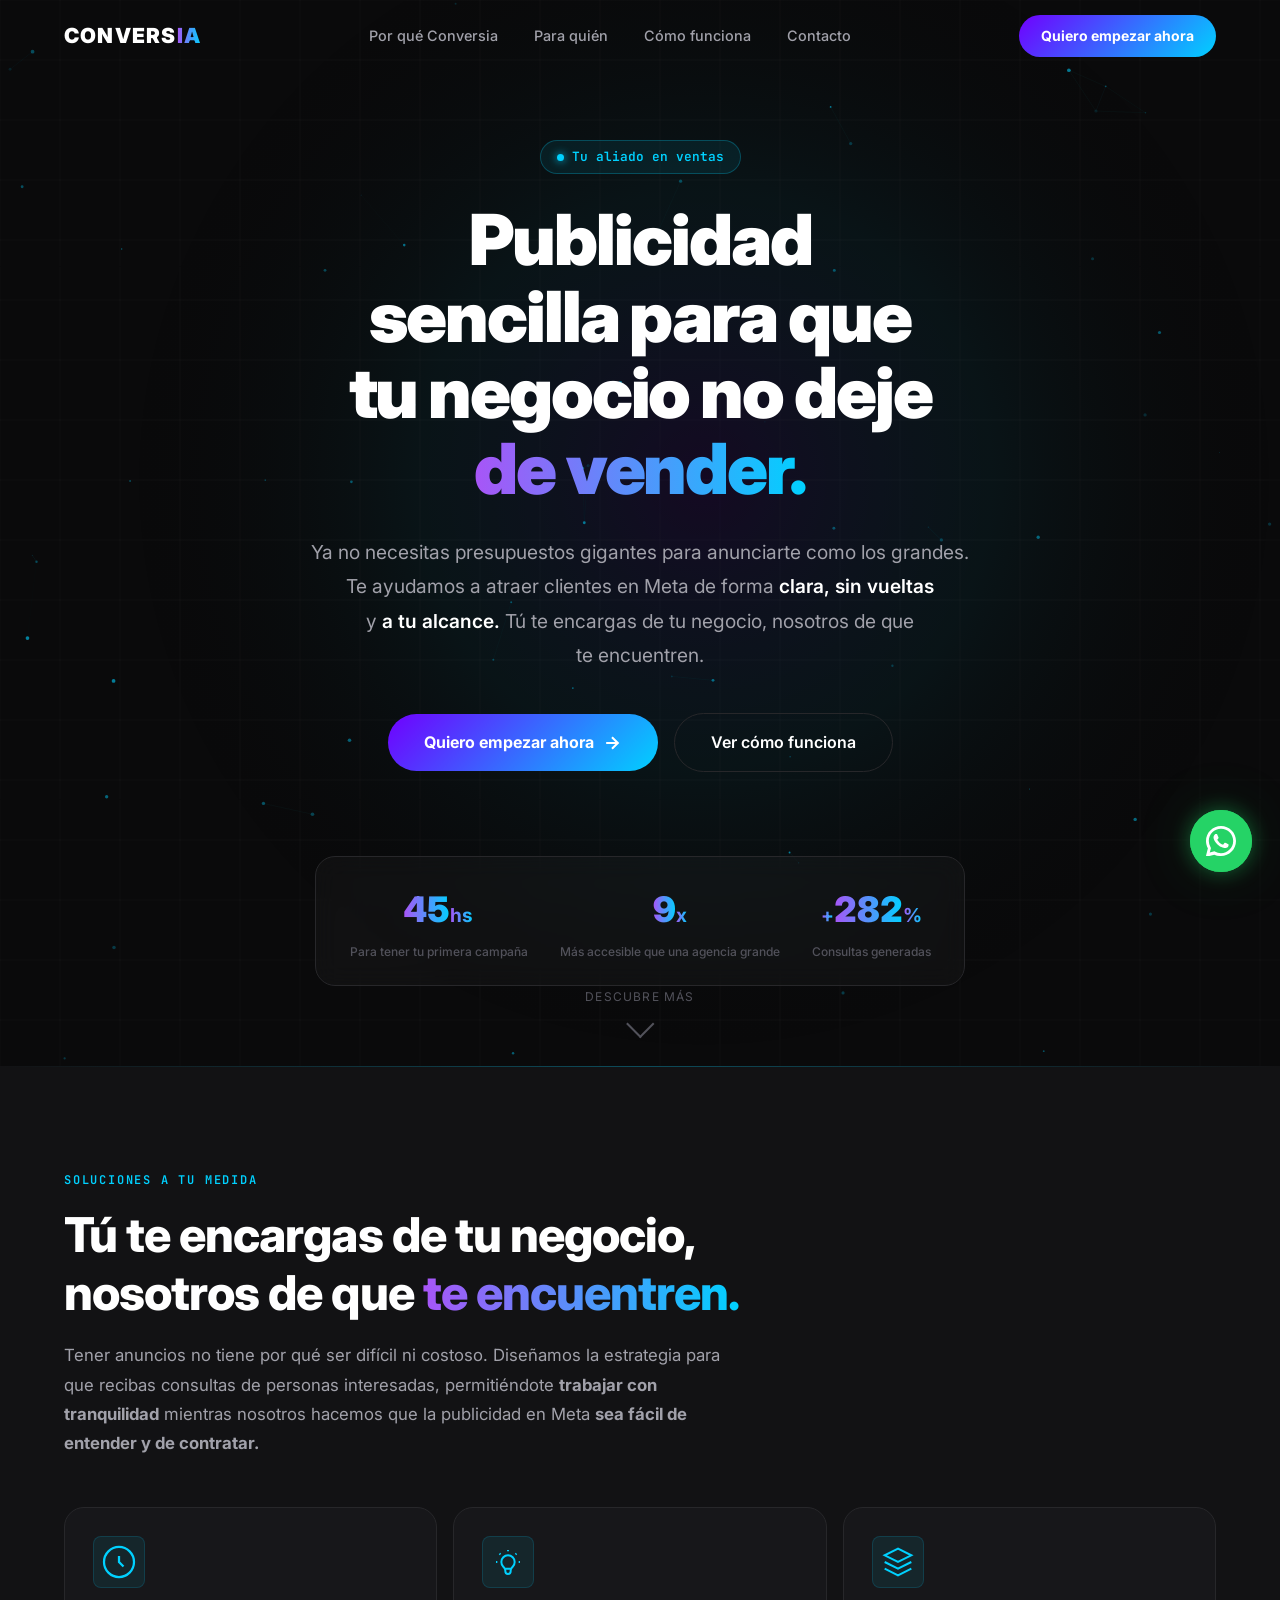
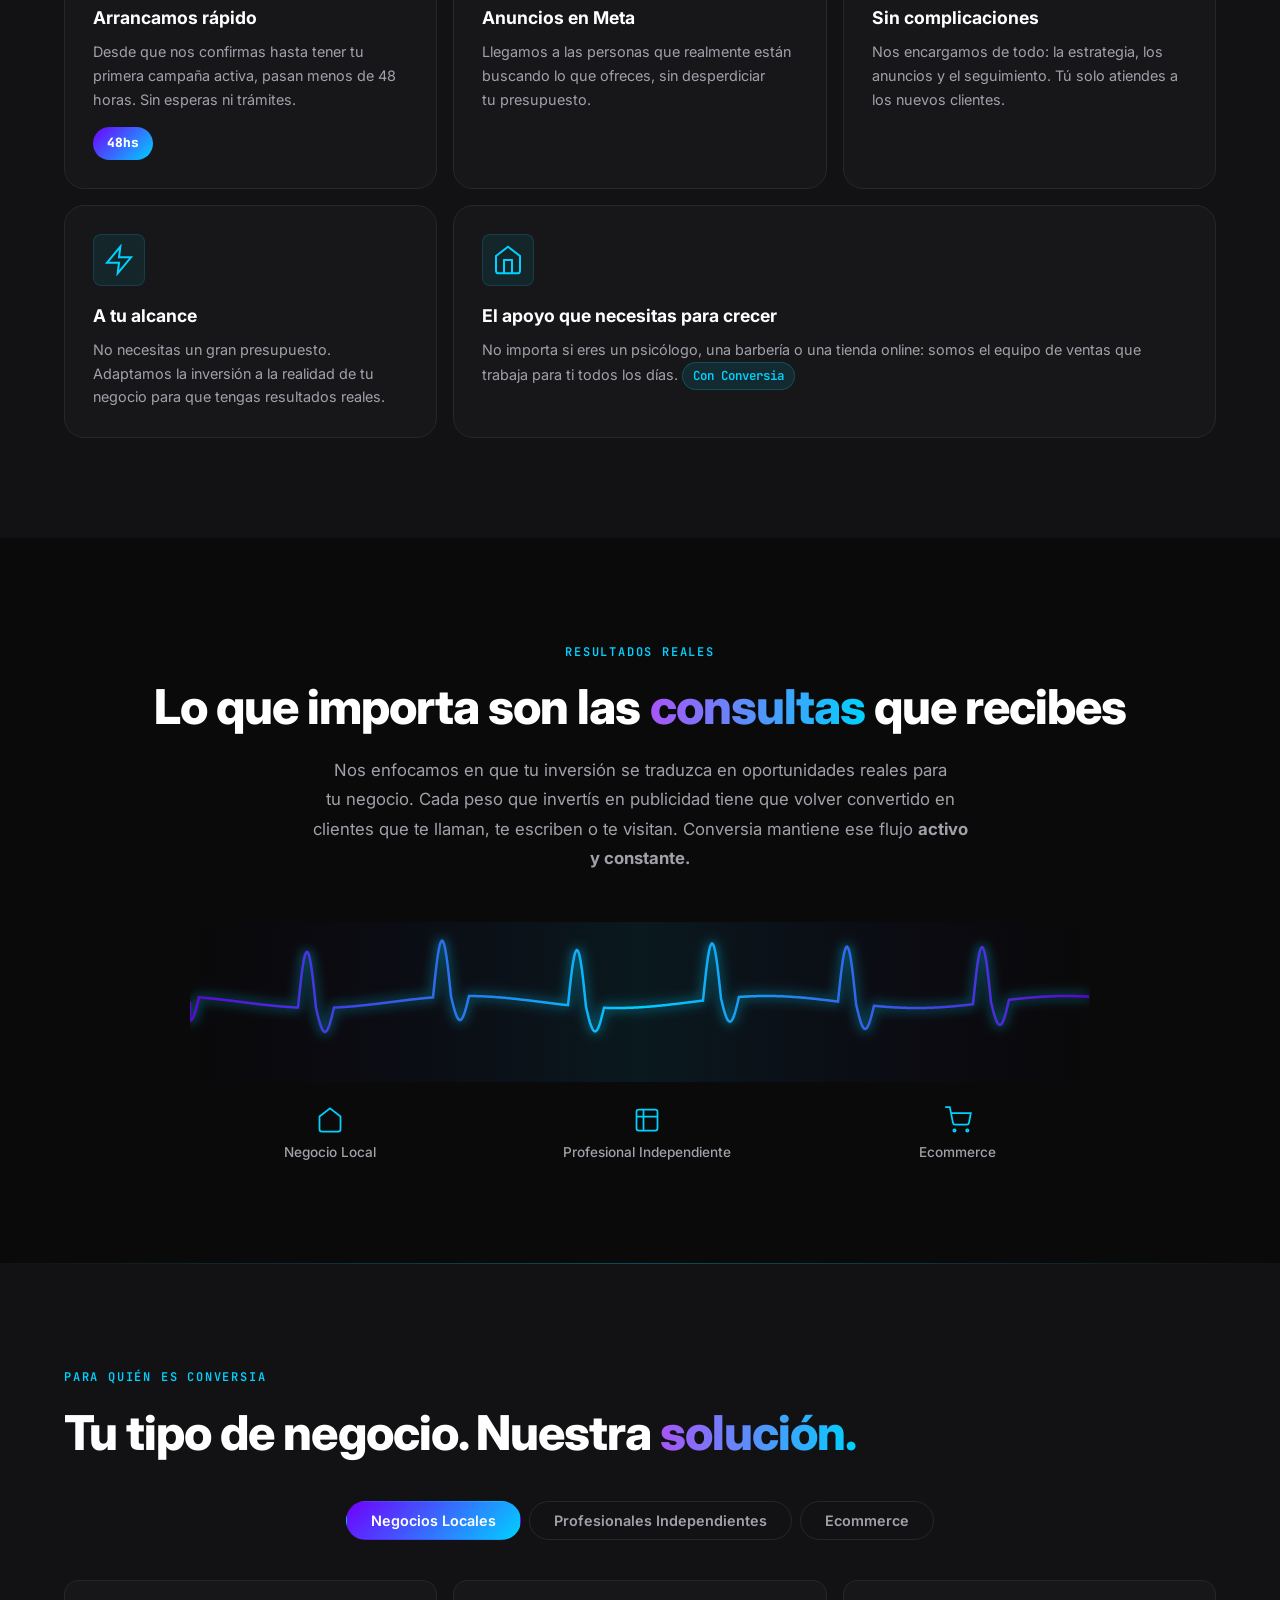
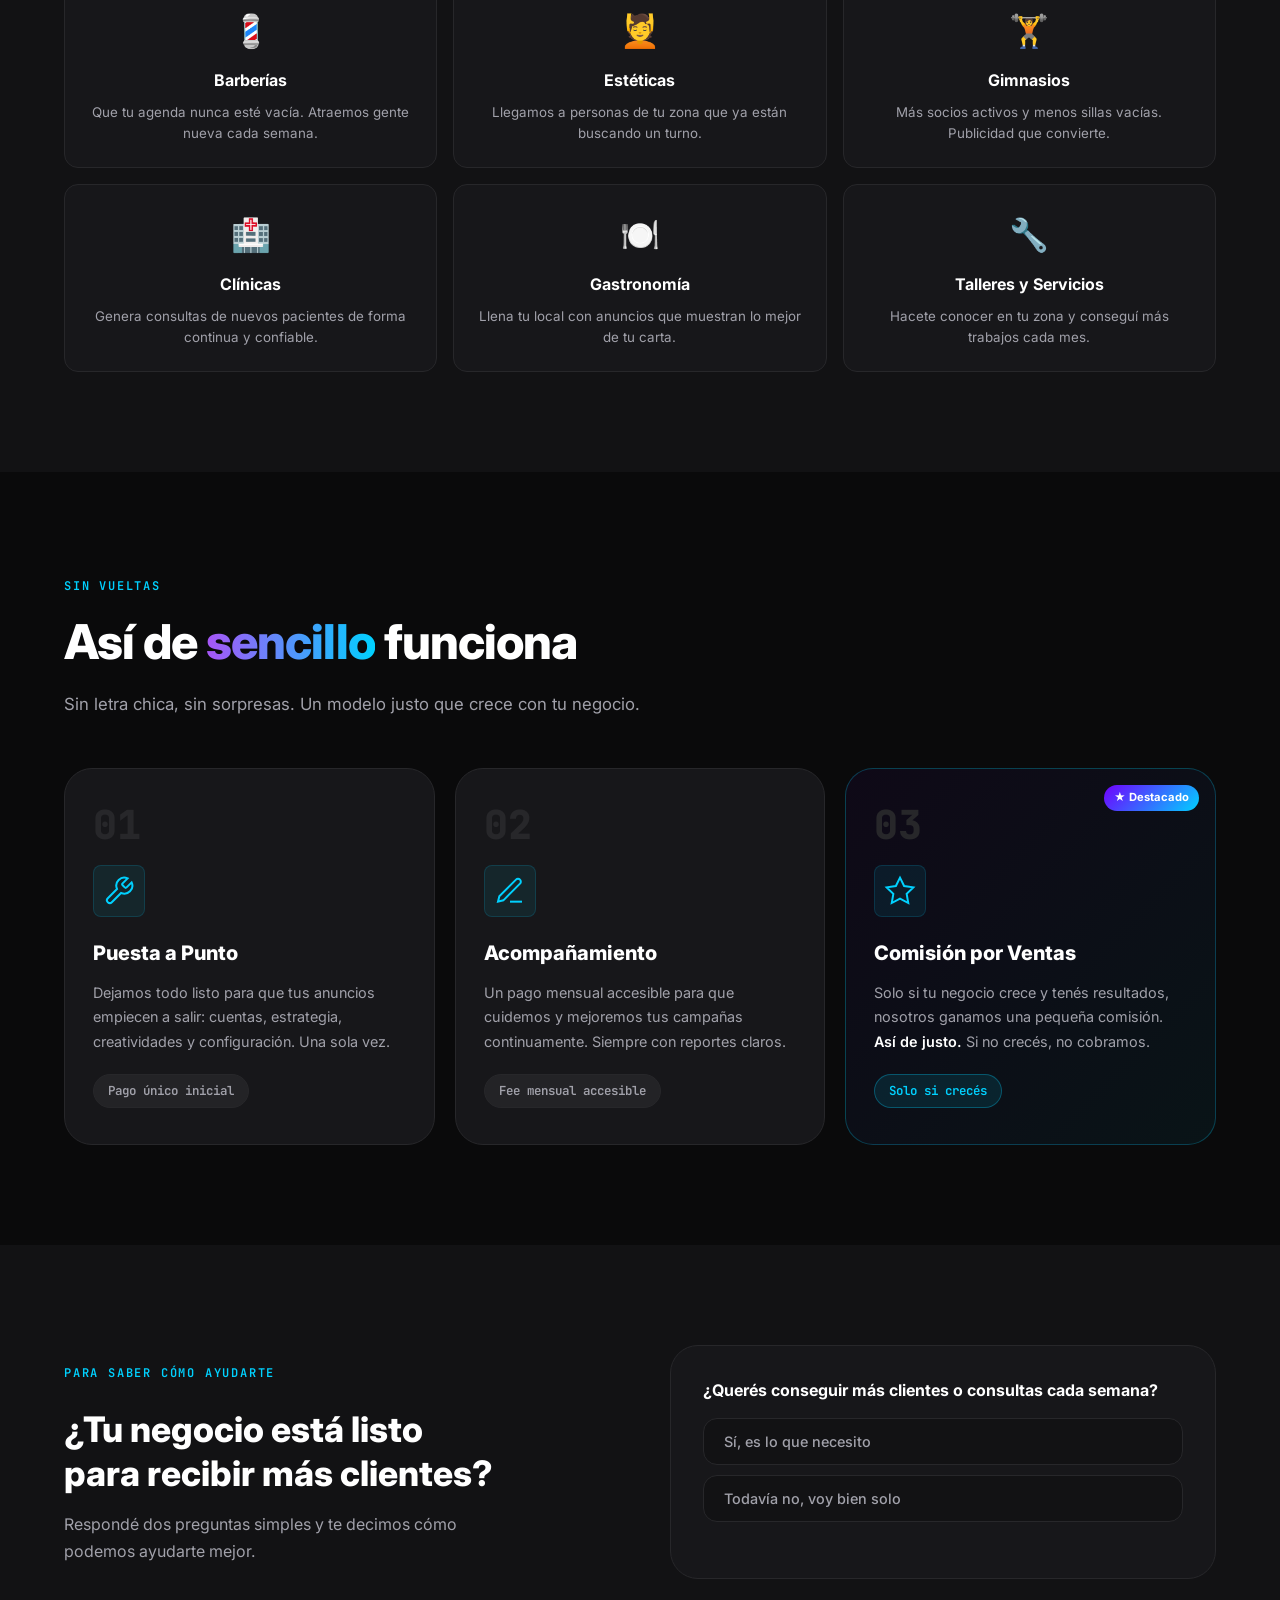
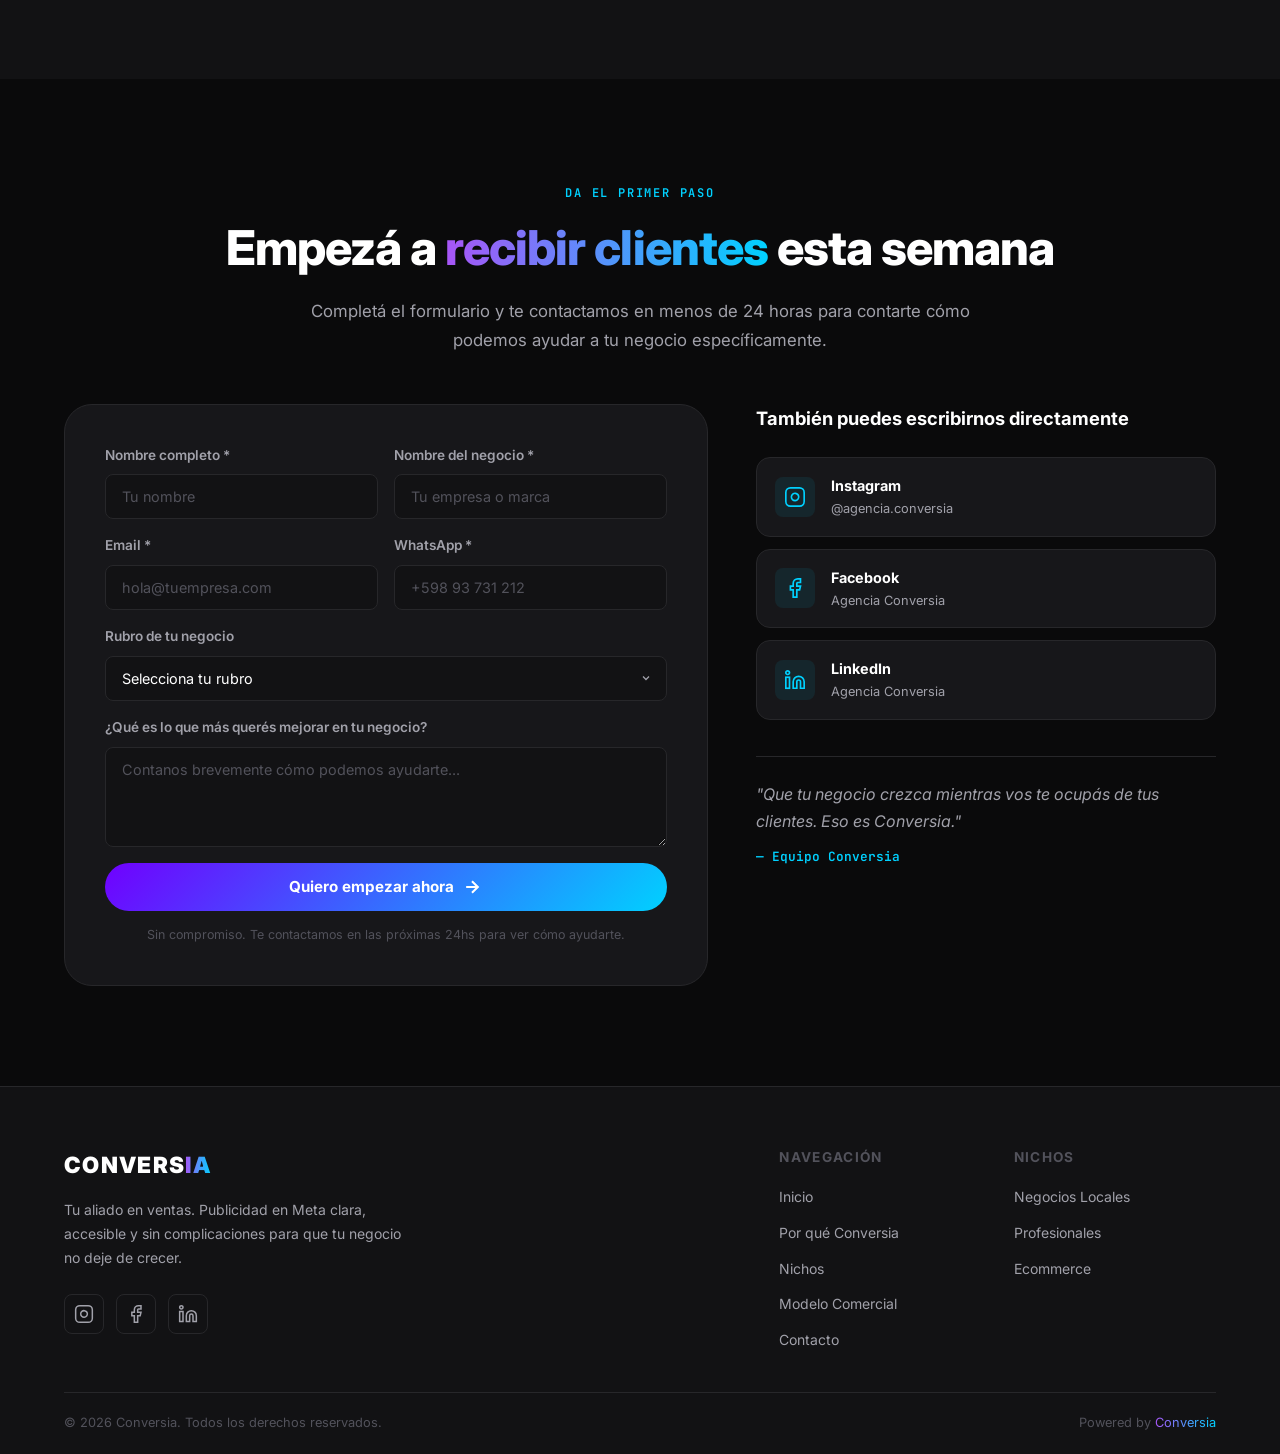
<file: index.html>
<!DOCTYPE html>
<html lang="es">

<head>
  <meta charset="UTF-8" />
  <meta name="viewport" content="width=device-width, initial-scale=1.0" />
  <title>Conversia — Publicidad en Meta que funciona para tu negocio</title>
  <meta name="description"
    content="Conversia te ayuda a conseguir más clientes con publicidad en Meta. Fácil de contratar, sin complicaciones, a tu alcance. El aliado que tu negocio necesita para crecer." />
  <meta property="og:title" content="Conversia — Publicidad sencilla para que tu negocio no deje de vender" />
  <meta property="og:description"
    content="Ya no necesitas presupuestos gigantes para anunciarte como los grandes. Te ayudamos a atraer clientes en Meta de forma clara, sin vueltas y a tu alcance." />
  <meta property="og:type" content="website" />
  <link rel="preconnect" href="https://fonts.googleapis.com" />
  <link rel="preconnect" href="https://fonts.gstatic.com" crossorigin />
  <link
    href="https://fonts.googleapis.com/css2?family=Inter:wght@400;500;600;700;800;900&family=JetBrains+Mono:wght@400;500&display=swap"
    rel="stylesheet" />
  <link rel="stylesheet" href="styles.css" />
  <link rel="icon" type="image/x-icon" href="imagenes-web/favicon.ico">
  <link rel="icon" type="image/png" sizes="32x32" href="imagenes-web/favicon-32x32.png">
</head>

<body>

  <!-- ══════════════════════════════════════
       NAVIGATION
  ══════════════════════════════════════ -->
  <header class="nav-wrapper" id="navbar">
    <nav class="nav-inner">
      <a href="#inicio" class="nav-logo" id="nav-logo-link">
        <span class="logo-text">CONVERS<span class="logo-ia">IA</span></span>
      </a>
      <ul class="nav-links" id="nav-links">
        <li><a href="#propuesta">Por qué Conversia</a></li>
        <li><a href="#nichos">Para quién</a></li>
        <li><a href="#modelo">Cómo funciona</a></li>
        <li><a href="#contacto">Contacto</a></li>
      </ul>
      <div class="nav-actions">
        <a href="#contacto" class="btn-primary nav-cta" id="nav-cta-btn">Quiero empezar ahora</a>
        <button class="burger" id="burger-btn" aria-label="Abrir menú">
          <span></span><span></span><span></span>
        </button>
      </div>
    </nav>
    <!-- Mobile menu -->
    <div class="mobile-menu" id="mobile-menu">
      <ul>
        <li><a href="#propuesta" class="mobile-link">Por qué Conversia</a></li>
        <li><a href="#nichos" class="mobile-link">Para quién</a></li>
        <li><a href="#modelo" class="mobile-link">Cómo funciona</a></li>
        <li><a href="#contacto" class="mobile-link">Contacto</a></li>
      </ul>
      <a href="#contacto" class="btn-primary mobile-cta">Quiero empezar ahora</a>
    </div>
  </header>

  <!-- ══════════════════════════════════════
       HERO SECTION
  ══════════════════════════════════════ -->
  <section class="hero" id="inicio">
    <div class="hero-bg-canvas" id="hero-canvas-wrapper">
      <canvas id="pulse-canvas"></canvas>
    </div>
    <div class="hero-content container">
      <div class="hero-badge reveal">
        <span class="badge-dot"></span> Tu aliado en ventas
      </div>
      <h1 class="hero-title reveal">
        Publicidad sencilla para que<br />
        tu negocio no deje<br />
        <span class="gradient-text">de vender.</span>
      </h1>
      <p class="hero-sub reveal">
        Ya no necesitas presupuestos gigantes para anunciarte como los grandes.<br class="hide-mobile" />
        Te ayudamos a atraer clientes en Meta de forma <strong>clara, sin vueltas</strong><br class="hide-mobile" />
        y <strong>a tu alcance.</strong> Tú te encargas de tu negocio, nosotros de que te encuentren.
      </p>
      <div class="hero-ctas reveal">
        <a href="#contacto" class="btn-primary btn-large" id="hero-cta-btn">
          <span>Quiero empezar ahora</span>
          <svg width="20" height="20" viewBox="0 0 24 24" fill="none" stroke="currentColor" stroke-width="2.5">
            <path d="M5 12h14M12 5l7 7-7 7" />
          </svg>
        </a>
        <a href="#propuesta" class="btn-ghost btn-large">Ver cómo funciona</a>
      </div>
      <div class="hero-stats reveal">
        <div class="stat">
          <span class="stat-num" data-target="48">0</span><span class="stat-unit">hs</span>
          <span class="stat-label">Para tener tu primera campaña</span>
        </div>
        <div class="stat">
          <span class="stat-num" data-target="10">0</span><span class="stat-unit">x</span>
          <span class="stat-label">Más accesible que una agencia grande</span>
        </div>
        <div class="stat">
          <span class="stat-unit">+</span><span class="stat-num" data-target="300">0</span><span
            class="stat-unit">%</span>
          <span class="stat-label">Consultas generadas</span>
        </div>
      </div>
    </div>
    <div class="hero-scroll-hint">
      <span>Descubre más</span>
      <div class="scroll-arrow"></div>
    </div>
  </section>

  <!-- ══════════════════════════════════════
       SECTION: Compete against Giants
  ══════════════════════════════════════ -->
  <section class="section-giants" id="propuesta">
    <div class="container">
      <div class="section-label reveal">Soluciones a tu Medida</div>
      <h2 class="section-title reveal">
        Tú te encargas de tu negocio,<br />nosotros de que <span class="gradient-text">te encuentren.</span>
      </h2>
      <p class="section-sub reveal">
        Tener anuncios no tiene por qué ser difícil ni costoso. Diseñamos la estrategia para que recibas consultas
        de personas interesadas, permitiéndote <strong>trabajar con tranquilidad</strong> mientras nosotros
        hacemos que la publicidad en Meta <strong>sea fácil de entender y de contratar.</strong>
      </p>

      <div class="bento-grid">
        <div class="bento-card bento-large reveal">
          <div class="bento-icon">
            <svg width="36" height="36" viewBox="0 0 24 24" fill="none" stroke="currentColor" stroke-width="1.5">
              <circle cx="12" cy="12" r="10" />
              <path d="M12 8v4l3 3" />
            </svg>
          </div>
          <h3>Arrancamos rápido</h3>
          <p>Desde que nos confirmas hasta tener tu primera campaña activa, pasan menos de 48 horas. Sin esperas ni
            trámites.</p>
          <div class="bento-badge">48hs</div>
        </div>
        <div class="bento-card reveal">
          <div class="bento-icon">
            <svg width="32" height="32" viewBox="0 0 24 24" fill="none" stroke="currentColor" stroke-width="1.5">
              <path
                d="M9.663 17h4.673M12 3v1m6.364 1.636-.707.707M21 12h-1M4 12H3m3.343-5.657-.707-.707m2.828 9.9a5 5 0 1 1 7.072 0l-.548.547A3.374 3.374 0 0 0 14 18.469V19a2 2 0 1 1-4 0v-.531c0-.895-.356-1.754-.988-2.386l-.548-.547z" />
            </svg>
          </div>
          <h3>Anuncios en Meta</h3>
          <p>Llegamos a las personas que realmente están buscando lo que ofreces, sin desperdiciar tu presupuesto.</p>
        </div>
        <div class="bento-card reveal">
          <div class="bento-icon">
            <svg width="32" height="32" viewBox="0 0 24 24" fill="none" stroke="currentColor" stroke-width="1.5">
              <path d="M12 2L2 7l10 5 10-5-10-5zM2 17l10 5 10-5M2 12l10 5 10-5" />
            </svg>
          </div>
          <h3>Sin complicaciones</h3>
          <p>Nos encargamos de todo: la estrategia, los anuncios y el seguimiento. Tú solo atiendes a los nuevos
            clientes.</p>
        </div>
        <div class="bento-card reveal">
          <div class="bento-icon">
            <svg width="32" height="32" viewBox="0 0 24 24" fill="none" stroke="currentColor" stroke-width="1.5">
              <path d="M13 2L3 14h9l-1 8 10-12h-9l1-8z" />
            </svg>
          </div>
          <h3>A tu alcance</h3>
          <p>No necesitas un gran presupuesto. Adaptamos la inversión a la realidad de tu negocio para que tengas
            resultados reales.</p>
        </div>
        <div class="bento-card bento-wide reveal">
          <div class="bento-icon">
            <svg width="32" height="32" viewBox="0 0 24 24" fill="none" stroke="currentColor" stroke-width="1.5">
              <path d="M3 9l9-7 9 7v11a2 2 0 0 1-2 2H5a2 2 0 0 1-2-2z" />
              <polyline points="9 22 9 12 15 12 15 22" />
            </svg>
          </div>
          <h3>El apoyo que necesitas para crecer</h3>
          <p>No importa si eres un psicólogo, una barbería o una tienda online: somos el equipo de ventas
            que trabaja para ti todos los días. <span class="inline-badge">Con Conversia</span></p>
        </div>
      </div>
    </div>
  </section>

  <!-- ══════════════════════════════════════
       SECTION: El Pulso de Ventas
  ══════════════════════════════════════ -->
  <section class="section-pulso" id="pulso">
    <div class="container">
      <div class="section-label reveal">Resultados Reales</div>
      <h2 class="section-title reveal">
        Lo que importa son las <span class="gradient-text">consultas</span> que recibes
      </h2>
      <p class="section-sub reveal">
        Nos enfocamos en que tu inversión se traduzca en oportunidades reales para tu negocio. Cada peso que
        invertís en publicidad tiene que volver convertido en clientes que te llaman, te escriben o te visitan.
        Conversia mantiene ese flujo <strong>activo y constante.</strong>
      </p>
      <div class="pulse-visual reveal">
        <canvas id="pulse-line-canvas" width="900" height="160"></canvas>
        <div class="pulse-icons">
          <div class="pulse-icon-item">
            <svg width="28" height="28" viewBox="0 0 24 24" fill="none" stroke="currentColor" stroke-width="1.5">
              <path d="M3 9l9-7 9 7v11a2 2 0 0 1-2 2H5a2 2 0 0 1-2-2z" />
            </svg>
            <span>Negocio Local</span>
          </div>
          <div class="pulse-icon-item">
            <svg width="28" height="28" viewBox="0 0 24 24" fill="none" stroke="currentColor" stroke-width="1.5">
              <path
                d="M9 3H5a2 2 0 0 0-2 2v4m6-6h10a2 2 0 0 1 2 2v4M9 3v18m0 0h10a2 2 0 0 0 2-2V9M9 21H5a2 2 0 0 1-2-2V9m0 0h18" />
            </svg>
            <span>Profesional Independiente</span>
          </div>
          <div class="pulse-icon-item">
            <svg width="28" height="28" viewBox="0 0 24 24" fill="none" stroke="currentColor" stroke-width="1.5">
              <circle cx="9" cy="21" r="1" />
              <circle cx="20" cy="21" r="1" />
              <path d="M1 1h4l2.68 13.39a2 2 0 0 0 2 1.61h9.72a2 2 0 0 0 2-1.61L23 6H6" />
            </svg>
            <span>Ecommerce</span>
          </div>
        </div>
      </div>
    </div>
  </section>

  <!-- ══════════════════════════════════════
       SECTION: Nichos
  ══════════════════════════════════════ -->
  <section class="section-nichos" id="nichos">
    <div class="container">
      <div class="section-label reveal">Para quién es Conversia</div>
      <h2 class="section-title reveal">
        Tu tipo de negocio. Nuestra <span class="gradient-text">solución.</span>
      </h2>
      <div class="nichos-tabs reveal">
        <button class="nicho-tab active" data-tab="locales" id="tab-locales">Negocios Locales</button>
        <button class="nicho-tab" data-tab="profesionales" id="tab-prof">Profesionales Independientes</button>
        <button class="nicho-tab" data-tab="ecommerce" id="tab-ecom">Ecommerce</button>
      </div>
      <div class="nichos-content">
        <!-- Locales -->
        <div class="nicho-panel active" id="panel-locales">
          <div class="nicho-grid">
            <div class="nicho-card reveal">
              <div class="nicho-emoji">💈</div>
              <h4>Barberías</h4>
              <p>Que tu agenda nunca esté vacía. Atraemos gente nueva cada semana.</p>
            </div>
            <div class="nicho-card reveal">
              <div class="nicho-emoji">💆</div>
              <h4>Estéticas</h4>
              <p>Llegamos a personas de tu zona que ya están buscando un turno.</p>
            </div>
            <div class="nicho-card reveal">
              <div class="nicho-emoji">🏋️</div>
              <h4>Gimnasios</h4>
              <p>Más socios activos y menos sillas vacías. Publicidad que convierte.</p>
            </div>
            <div class="nicho-card reveal">
              <div class="nicho-emoji">🏥</div>
              <h4>Clínicas</h4>
              <p>Genera consultas de nuevos pacientes de forma continua y confiable.</p>
            </div>
            <div class="nicho-card reveal">
              <div class="nicho-emoji">🍽️</div>
              <h4>Gastronomía</h4>
              <p>Llena tu local con anuncios que muestran lo mejor de tu carta.</p>
            </div>
            <div class="nicho-card reveal">
              <div class="nicho-emoji">🔧</div>
              <h4>Talleres y Servicios</h4>
              <p>Hacete conocer en tu zona y conseguí más trabajos cada mes.</p>
            </div>
          </div>
        </div>
        <!-- Profesionales -->
        <div class="nicho-panel" id="panel-profesionales">
          <div class="nicho-grid">
            <div class="nicho-card reveal">
              <div class="nicho-emoji">🧠</div>
              <h4>Psicólogos</h4>
              <p>Llenamos tu agenda de consultas de pacientes que realmente te buscan.</p>
            </div>
            <div class="nicho-card reveal">
              <div class="nicho-emoji">🦴</div>
              <h4>Kinesiólogos</h4>
              <p>Muestra tus especialidades a quienes las necesitan en tu zona.</p>
            </div>
            <div class="nicho-card reveal">
              <div class="nicho-emoji">⚖️</div>
              <h4>Abogados</h4>
              <p>Genera consultas calificadas en tu área de especialidad, sin esfuerzo extra.</p>
            </div>
            <div class="nicho-card reveal">
              <div class="nicho-emoji">📊</div>
              <h4>Consultores</h4>
              <p>Dale visibilidad a tu trabajo y transforma tu presencia online en contratos reales.</p>
            </div>
            <div class="nicho-card reveal">
              <div class="nicho-emoji">🦷</div>
              <h4>Odontólogos</h4>
              <p>Nuevos pacientes cada mes con anuncios claros y de confianza.</p>
            </div>
            <div class="nicho-card reveal">
              <div class="nicho-emoji">🏗️</div>
              <h4>Arquitectos</h4>
              <p>Mostrá tu portfolio y conseguí proyectos con publicidad visual de calidad.</p>
            </div>
          </div>
        </div>
        <!-- Ecommerce -->
        <div class="nicho-panel" id="panel-ecommerce">
          <div class="nicho-grid">
            <div class="nicho-card reveal">
              <div class="nicho-emoji">👗</div>
              <h4>Moda & Indumentaria</h4>
              <p>Anuncios que muestran tu producto y convierten visitas en pedidos reales.</p>
            </div>
            <div class="nicho-card reveal">
              <div class="nicho-emoji">💄</div>
              <h4>Belleza & Cosmética</h4>
              <p>Llegamos a compradores que ya quieren lo que vendés. Sin rodeos.</p>
            </div>
            <div class="nicho-card reveal">
              <div class="nicho-emoji">🏠</div>
              <h4>Hogar & Deco</h4>
              <p>Publicidad que llega en el momento justo, cuando alguien está listo para comprar.</p>
            </div>
            <div class="nicho-card reveal">
              <div class="nicho-emoji">🍃</div>
              <h4>Salud & Bienestar</h4>
              <p>Hacé crecer tu tienda online con campañas que hablan directo a tu cliente ideal.</p>
            </div>
            <div class="nicho-card reveal">
              <div class="nicho-emoji">⚡</div>
              <h4>Tecnología</h4>
              <p>Anuncios que resaltan lo mejor de cada producto y escalan tus ventas mes a mes.</p>
            </div>
            <div class="nicho-card reveal">
              <div class="nicho-emoji">🎁</div>
              <h4>Emprendedores</h4>
              <p>Empezá a recibir pedidos online con campañas simples y efectivas en Meta.</p>
            </div>
          </div>
        </div>
      </div>
    </div>
  </section>

  <!-- ══════════════════════════════════════
       SECTION: Modelo Comercial
  ══════════════════════════════════════ -->
  <section class="section-modelo" id="modelo">
    <div class="container">
      <div class="section-label reveal">Sin vueltas</div>
      <h2 class="section-title reveal">
        Así de <span class="gradient-text">sencillo</span> funciona
      </h2>
      <p class="section-sub reveal">Sin letra chica, sin sorpresas. Un modelo justo que crece con tu negocio.</p>
      <div class="modelo-cards">
        <div class="modelo-card reveal">
          <div class="modelo-step">01</div>
          <div class="modelo-icon">
            <svg width="32" height="32" viewBox="0 0 24 24" fill="none" stroke="currentColor" stroke-width="1.5">
              <path
                d="M14.7 6.3a1 1 0 0 0 0 1.4l1.6 1.6a1 1 0 0 0 1.4 0l3.77-3.77a6 6 0 0 1-7.94 7.94l-6.91 6.91a2.12 2.12 0 0 1-3-3l6.91-6.91a6 6 0 0 1 7.94-7.94l-3.76 3.76z" />
            </svg>
          </div>
          <h3>Puesta a Punto</h3>
          <p>Dejamos todo listo para que tus anuncios empiecen a salir: cuentas, estrategia, creatividades y
            configuración. Una sola vez.</p>
          <div class="modelo-tag">Pago único inicial</div>
        </div>
        <div class="modelo-card reveal">
          <div class="modelo-step">02</div>
          <div class="modelo-icon">
            <svg width="32" height="32" viewBox="0 0 24 24" fill="none" stroke="currentColor" stroke-width="1.5">
              <path d="M12 20h9" />
              <path d="M16.5 3.5a2.121 2.121 0 0 1 3 3L7 19l-4 1 1-4L16.5 3.5z" />
            </svg>
          </div>
          <h3>Acompañamiento</h3>
          <p>Un pago mensual accesible para que cuidemos y mejoremos tus campañas continuamente. Siempre con reportes
            claros.</p>
          <div class="modelo-tag">Fee mensual accesible</div>
        </div>
        <div class="modelo-card modelo-star reveal">
          <div class="modelo-step">03</div>
          <div class="modelo-icon">
            <svg width="32" height="32" viewBox="0 0 24 24" fill="none" stroke="currentColor" stroke-width="1.5">
              <polygon
                points="12 2 15.09 8.26 22 9.27 17 14.14 18.18 21.02 12 17.77 5.82 21.02 7 14.14 2 9.27 8.91 8.26 12 2" />
            </svg>
          </div>
          <h3>Comisión por Ventas</h3>
          <p>Solo si tu negocio crece y tenés resultados, nosotros ganamos una pequeña comisión. <strong>Así de
              justo.</strong> Si no crecés, no cobramos.</p>
          <div class="modelo-tag success-tag">Solo si crecés</div>
        </div>
      </div>
    </div>
  </section>

  <!-- ══════════════════════════════════════
       SECTION: Filtro / Formulario
  ══════════════════════════════════════ -->
  <section class="section-filtro" id="filtro">
    <div class="container">
      <div class="filtro-wrapper reveal">
        <div class="filtro-text">
          <div class="section-label">Para saber cómo ayudarte</div>
          <h2>¿Tu negocio está listo para recibir más clientes?</h2>
          <p>Respondé dos preguntas simples y te decimos cómo podemos ayudarte mejor.</p>
        </div>
        <div class="filtro-form">
          <div class="filtro-question" id="q1-block">
            <p class="q-label">¿Querés conseguir más clientes o consultas cada semana?</p>
            <div class="q-options">
              <button class="q-btn" data-q="1" data-val="si" id="q1-si">Sí, es lo que necesito</button>
              <button class="q-btn" data-q="1" data-val="no" id="q1-no">Todavía no, voy bien solo</button>
            </div>
          </div>
          <div class="filtro-question" id="q2-block" style="display:none;">
            <p class="q-label">¿Podés atender más clientes si empiezan a llegarte?</p>
            <div class="q-options">
              <button class="q-btn" data-q="2" data-val="si" id="q2-si">Sí, tengo capacidad</button>
              <button class="q-btn" data-q="2" data-val="no" id="q2-no">Necesito organizarme un poco más</button>
            </div>
          </div>
          <div class="filtro-result" id="filtro-result" style="display:none;"></div>
        </div>
      </div>
    </div>
  </section>

  <!-- ══════════════════════════════════════
       SECTION: Formulario de Contacto
  ══════════════════════════════════════ -->
  <section class="section-contacto" id="contacto">
    <div class="container">
      <div class="section-label reveal">Da el primer paso</div>
      <h2 class="section-title reveal">
        Empezá a <span class="gradient-text">recibir clientes</span> esta semana
      </h2>
      <p class="section-sub reveal">Completá el formulario y te contactamos en menos de 24 horas para contarte
        cómo podemos ayudar a tu negocio específicamente.</p>
      <div class="contact-wrapper">
        <form class="contact-form reveal" id="contact-form" novalidate>
          <div class="form-row">
            <div class="form-group">
              <label for="nombre">Nombre completo *</label>
              <input type="text" id="nombre" name="nombre" placeholder="Tu nombre" required />
            </div>
            <div class="form-group">
              <label for="negocio">Nombre del negocio *</label>
              <input type="text" id="negocio" name="negocio" placeholder="Tu empresa o marca" required />
            </div>
          </div>
          <div class="form-row">
            <div class="form-group">
              <label for="email">Email *</label>
              <input type="email" id="email" name="email" placeholder="hola@tuempresa.com" required />
            </div>
            <div class="form-group">
              <label for="whatsapp">WhatsApp *</label>
              <input type="tel" id="whatsapp" name="whatsapp" placeholder="+598 93 731 212" required />
            </div>
          </div>
          <div class="form-group">
            <label for="rubro">Rubro de tu negocio</label>
            <select id="rubro" name="rubro">
              <option value="" disabled selected>Selecciona tu rubro</option>
              <option value="negocio-local">Negocio Local (barbería, estética, gimnasio...)</option>
              <option value="profesional">Profesional independiente</option>
              <option value="ecommerce">Ecommerce / Tienda Online</option>
              <option value="clinica">Clínica / Salud</option>
              <option value="gastronomia">Gastronomía</option>
              <option value="otro">Otro</option>
            </select>
          </div>
          <div class="form-group">
            <label for="mensaje">¿Qué es lo que más querés mejorar en tu negocio?</label>
            <textarea id="mensaje" name="mensaje" rows="4"
              placeholder="Contanos brevemente cómo podemos ayudarte..."></textarea>
          </div>
          <button type="submit" class="btn-primary btn-full" id="form-submit-btn">
            <span>Quiero empezar ahora</span>
            <svg width="20" height="20" viewBox="0 0 24 24" fill="none" stroke="currentColor" stroke-width="2.5">
              <path d="M5 12h14M12 5l7 7-7 7" />
            </svg>
          </button>
          <div class="form-notice">Sin compromiso. Te contactamos en las próximas 24hs para ver cómo ayudarte.</div>
        </form>
        <div class="contact-info reveal">
          <h3>También puedes escribirnos directamente</h3>
          <div class="contact-channels">
            <a href="https://www.instagram.com/agencia.conversia/" class="channel-link" target="_blank" rel="noopener"
              id="instagram-link">
              <div class="channel-icon">
                <svg width="22" height="22" viewBox="0 0 24 24" fill="none" stroke="currentColor" stroke-width="1.8">
                  <rect x="2" y="2" width="20" height="20" rx="5" ry="5" />
                  <path d="M16 11.37A4 4 0 1 1 12.63 8 4 4 0 0 1 16 11.37z" />
                  <line x1="17.5" y1="6.5" x2="17.51" y2="6.5" />
                </svg>
              </div>
              <div>
                <span class="channel-name">Instagram</span>
                <span class="channel-handle">@agencia.conversia</span>
              </div>
            </a>
            <a href="https://www.facebook.com/profile.php?id=61558746508457" class="channel-link" target="_blank"
              rel="noopener" id="facebook-link">
              <div class="channel-icon">
                <svg width="22" height="22" viewBox="0 0 24 24" fill="none" stroke="currentColor" stroke-width="1.8">
                  <path d="M18 2h-3a5 5 0 0 0-5 5v3H7v4h3v8h4v-8h3l1-4h-4V7a1 1 0 0 1 1-1h3z" />
                </svg>
              </div>
              <div>
                <span class="channel-name">Facebook</span>
                <span class="channel-handle">Agencia Conversia</span>
              </div>
            </a>
            <a href="https://www.linkedin.com/company/agencia-conversia/" class="channel-link" target="_blank"
              rel="noopener" id="linkedin-link">
              <div class="channel-icon">
                <svg width="22" height="22" viewBox="0 0 24 24" fill="none" stroke="currentColor" stroke-width="1.8">
                  <path d="M16 8a6 6 0 0 1 6 6v7h-4v-7a2 2 0 0 0-2-2 2 2 0 0 0-2 2v7h-4v-7a6 6 0 0 1 6-6z" />
                  <rect x="2" y="9" width="4" height="12" />
                  <circle cx="4" cy="4" r="2" />
                </svg>
              </div>
              <div>
                <span class="channel-name">LinkedIn</span>
                <span class="channel-handle">Agencia Conversia</span>
              </div>
            </a>
          </div>
          <div class="contact-quote">
            <blockquote>"Que tu negocio crezca mientras vos te ocupás de tus clientes. Eso es Conversia."</blockquote>
            <cite>— Equipo Conversia</cite>
          </div>
        </div>
      </div>
    </div>
  </section>

  <!-- ══════════════════════════════════════
       FOOTER
  ══════════════════════════════════════ -->
  <footer class="footer">
    <div class="container">
      <div class="footer-inner">
        <div class="footer-brand">
          <span class="logo-text">CONVERS<span class="logo-ia">IA</span></span>
          <p>Tu aliado en ventas. Publicidad en Meta clara, accesible y sin complicaciones para que tu negocio
            no&nbsp;deje de crecer.</p>
          <div class="footer-socials">
            <a href="https://www.instagram.com/agencia.conversia/" target="_blank" rel="noopener" aria-label="Instagram"
              id="footer-ig">
              <svg width="20" height="20" viewBox="0 0 24 24" fill="none" stroke="currentColor" stroke-width="1.8">
                <rect x="2" y="2" width="20" height="20" rx="5" ry="5" />
                <path d="M16 11.37A4 4 0 1 1 12.63 8 4 4 0 0 1 16 11.37z" />
                <line x1="17.5" y1="6.5" x2="17.51" y2="6.5" />
              </svg>
            </a>
            <a href="https://www.facebook.com/profile.php?id=61558746508457" target="_blank" rel="noopener"
              aria-label="Facebook" id="footer-fb">
              <svg width="20" height="20" viewBox="0 0 24 24" fill="none" stroke="currentColor" stroke-width="1.8">
                <path d="M18 2h-3a5 5 0 0 0-5 5v3H7v4h3v8h4v-8h3l1-4h-4V7a1 1 0 0 1 1-1h3z" />
              </svg>
            </a>
            <a href="https://www.linkedin.com/company/agencia-conversia/" target="_blank" rel="noopener"
              aria-label="LinkedIn" id="footer-li">
              <svg width="20" height="20" viewBox="0 0 24 24" fill="none" stroke="currentColor" stroke-width="1.8">
                <path d="M16 8a6 6 0 0 1 6 6v7h-4v-7a2 2 0 0 0-2-2 2 2 0 0 0-2 2v7h-4v-7a6 6 0 0 1 6-6z" />
                <rect x="2" y="9" width="4" height="12" />
                <circle cx="4" cy="4" r="2" />
              </svg>
            </a>
          </div>
        </div>
        <div class="footer-links">
          <div class="footer-col">
            <h4>Navegación</h4>
            <ul>
              <li><a href="#inicio">Inicio</a></li>
              <li><a href="#propuesta">Por qué Conversia</a></li>
              <li><a href="#nichos">Nichos</a></li>
              <li><a href="#modelo">Modelo Comercial</a></li>
              <li><a href="#contacto">Contacto</a></li>
            </ul>
          </div>
          <div class="footer-col">
            <h4>Nichos</h4>
            <ul>
              <li><a href="#nichos">Negocios Locales</a></li>
              <li><a href="#nichos">Profesionales</a></li>
              <li><a href="#nichos">Ecommerce</a></li>
            </ul>
          </div>
        </div>
      </div>
      <div class="footer-bottom">
        <span>© 2026 Conversia. Todos los derechos reservados.</span>
        <span class="footer-powered">Powered by <span class="gradient-text">Conversia</span></span>
      </div>
    </div>
  </footer>

  <!-- ══════════════════════════════════════
       BOTÓN FLOTANTE WHATSAPP
  ══════════════════════════════════════ -->
  <a href="https://wa.me/59893731212?text=Hola%21+Quiero+informaci%C3%B3n+sobre+Conversia+y+c%C3%B3mo+conseguir+m%C3%A1s+clientes+para+mi+negocio"
    class="wa-float" target="_blank" rel="noopener" id="wa-float-btn" aria-label="Hablar con Conversia por WhatsApp">
    <div class="wa-float-pulse"></div>
    <svg width="30" height="30" viewBox="0 0 24 24" fill="white">
      <path
        d="M17.472 14.382c-.297-.149-1.758-.867-2.03-.967-.273-.099-.471-.148-.67.15-.197.297-.767.966-.94 1.164-.173.199-.347.223-.644.075-.297-.15-1.255-.463-2.39-1.475-.883-.788-1.48-1.761-1.653-2.059-.173-.297-.018-.458.13-.606.134-.133.298-.347.446-.52.149-.174.198-.298.298-.497.099-.198.05-.371-.025-.52-.075-.149-.669-1.612-.916-2.207-.242-.579-.487-.5-.669-.51-.173-.008-.371-.01-.57-.01-.198 0-.52.074-.792.372-.272.297-1.04 1.016-1.04 2.479 0 1.462 1.065 2.875 1.213 3.074.149.198 2.096 3.2 5.077 4.487.709.306 1.262.489 1.694.625.712.227 1.36.195 1.871.118.571-.085 1.758-.719 2.006-1.413.248-.694.248-1.289.173-1.413-.074-.124-.272-.198-.57-.347z" />
      <path
        d="M12 0C5.373 0 0 5.373 0 12c0 2.122.554 4.118 1.522 5.849L.057 23.522a.75.75 0 0 0 .921.921l5.673-1.465A11.944 11.944 0 0 0 12 24c6.627 0 12-5.373 12-12S18.627 0 12 0zm0 21.75a9.713 9.713 0 0 1-4.953-1.354l-.355-.212-3.669.947.963-3.583-.232-.371A9.713 9.713 0 0 1 2.25 12C2.25 6.615 6.615 2.25 12 2.25S21.75 6.615 21.75 12 17.385 21.75 12 21.75z" />
    </svg>
  </a>

  <!-- Toast notification -->
  <div class="toast" id="toast"></div>

  <script src="main.js"></script>
</body>

</html>
</file>
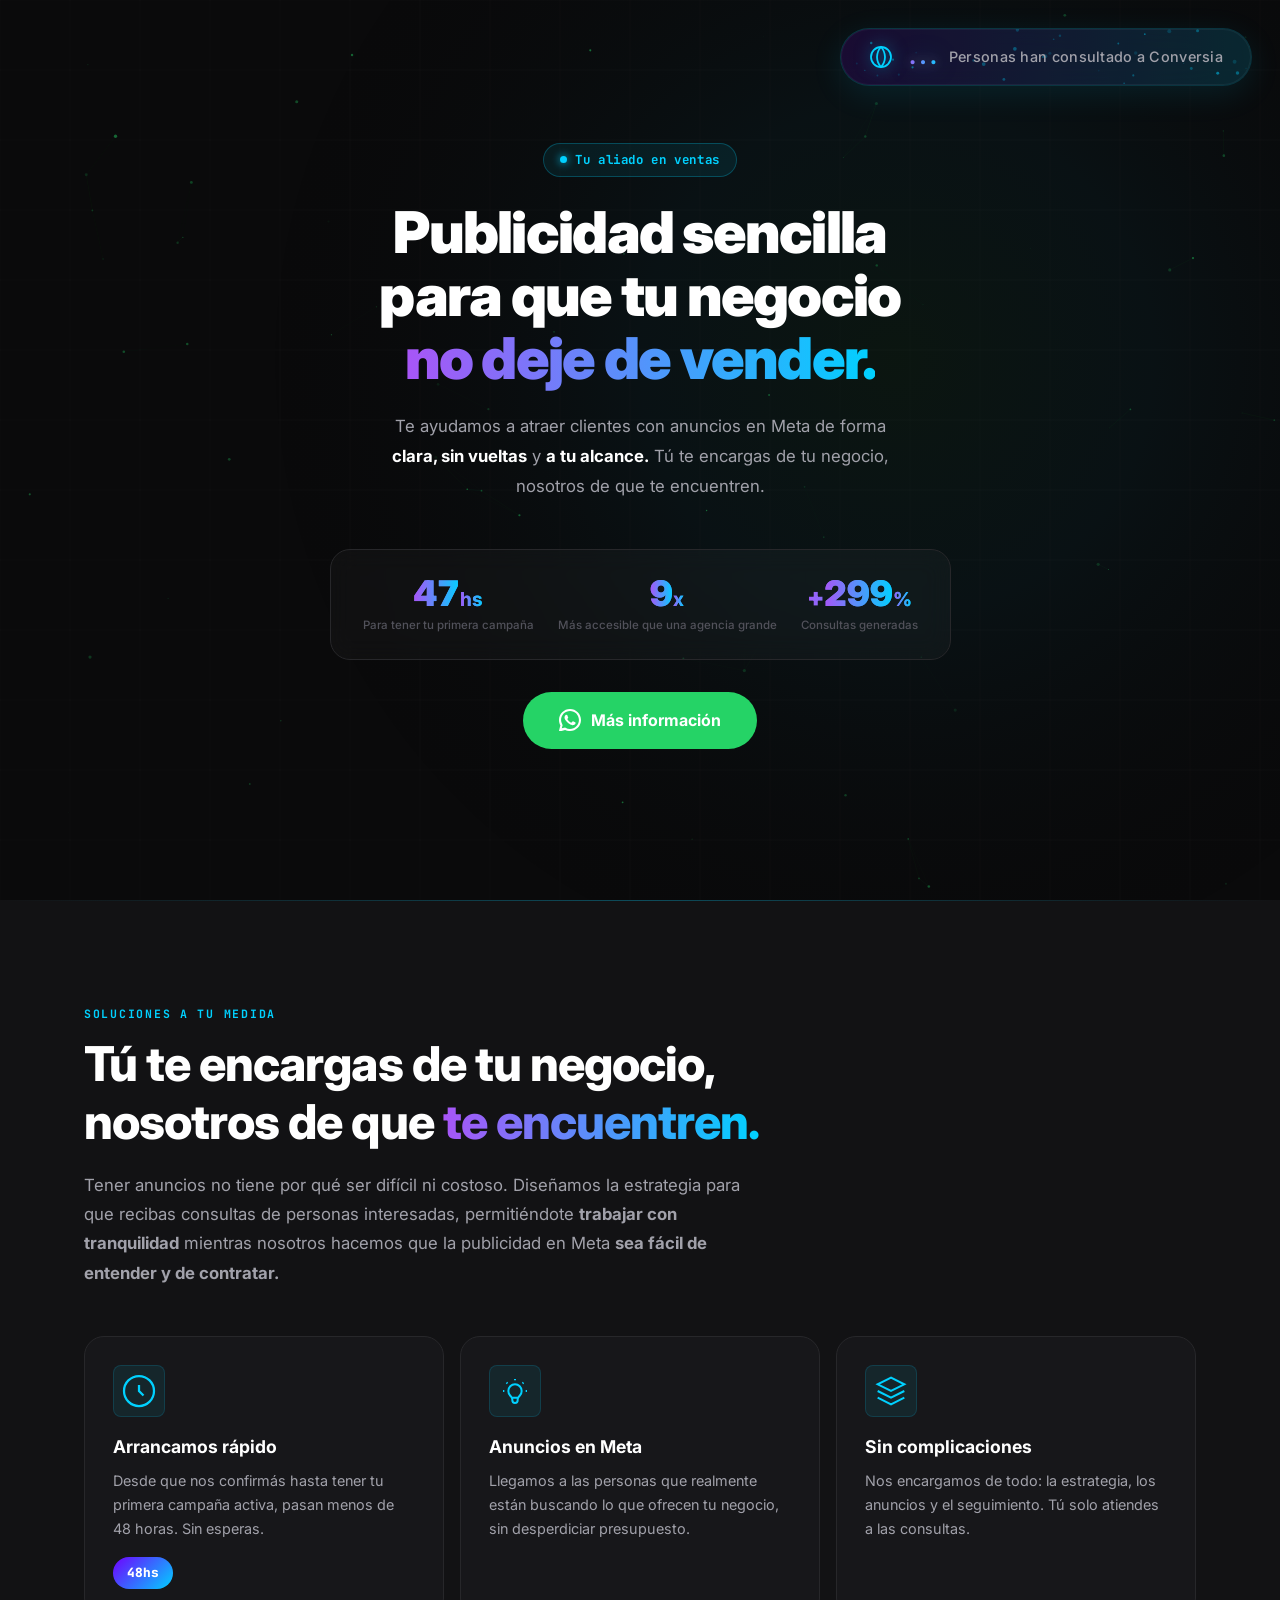
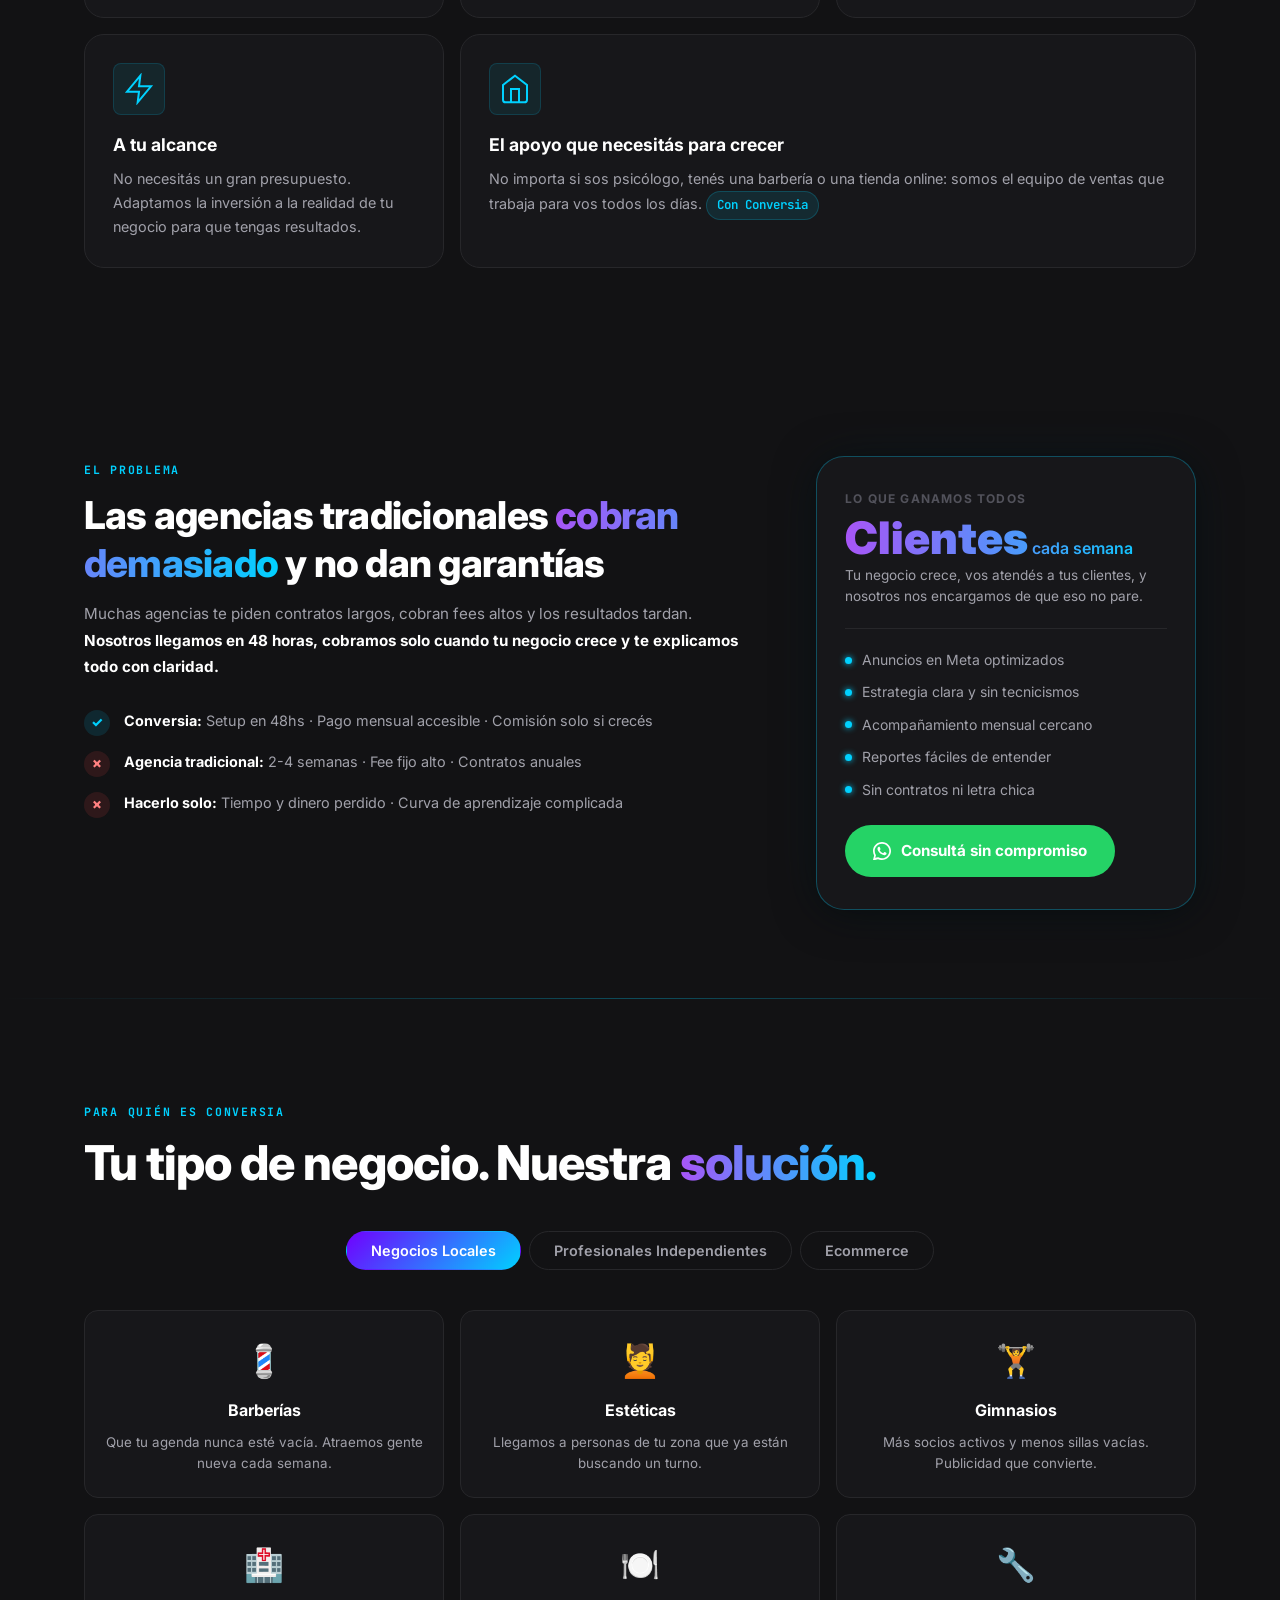
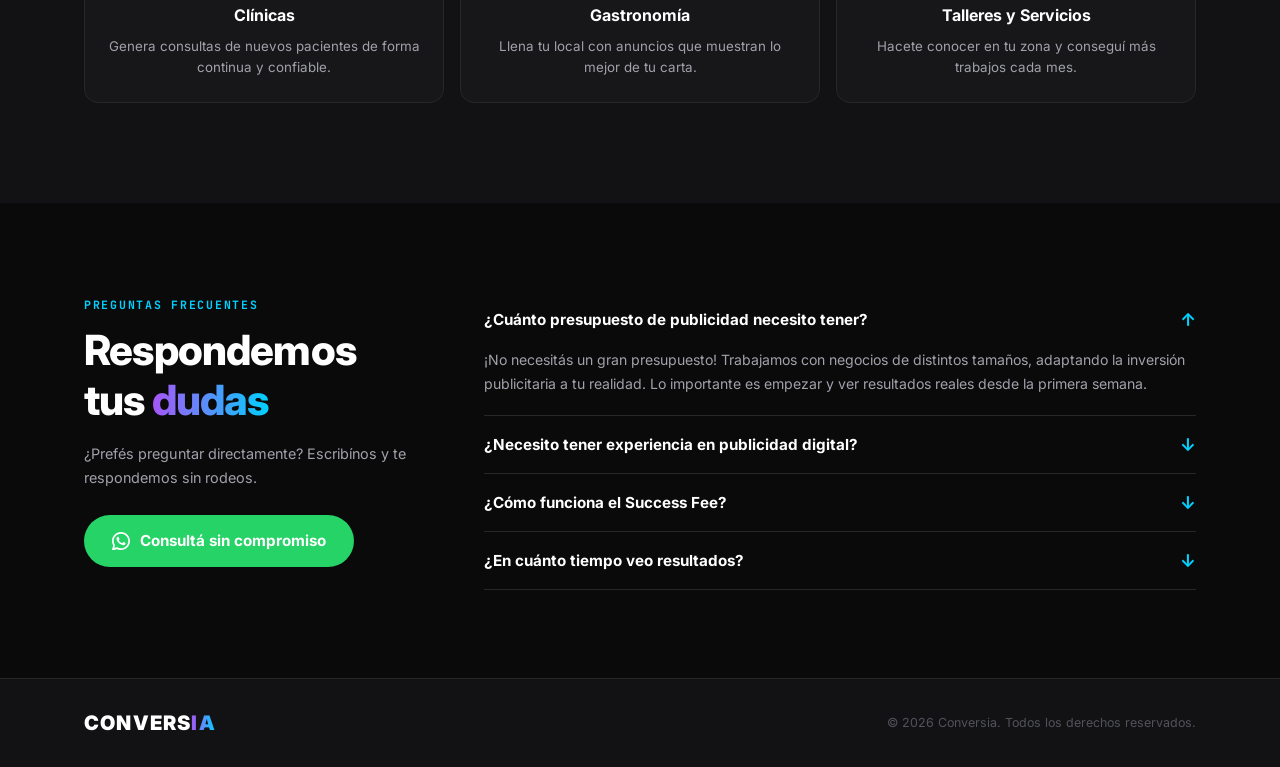
<file: landing.html>
<!DOCTYPE html>
<html lang="es">

<head>
  <meta charset="UTF-8" />
  <meta name="viewport" content="width=device-width, initial-scale=1.0" />
  <title>Conversia — Publicidad en Meta para conseguir más clientes</title>
  <meta name="description"
    content="Publicidad simple y accesible en Meta para tu negocio. Atraemos clientes para negocios locales, profesionales y emprendedores. Sin complicaciones, sin contratos eternos." />
  <!-- Open Graph para campañas Meta/Google -->
  <meta property="og:title" content="¿Necesitás más clientes para tu negocio? Tenemos la solución." />
  <meta property="og:description" content="Publicidad en Meta sencilla y a tu alcance. Agencia Conversia." />
  <meta property="og:type" content="website" />
  <meta property="og:image" content="https://agenciaconversia.com/og-image.jpg" />
  <!-- No-index para landing de campaña — no indexar en Google -->
  <meta name="robots" content="noindex, nofollow" />
  <link rel="preconnect" href="https://fonts.googleapis.com" />
  <link rel="preconnect" href="https://fonts.gstatic.com" crossorigin />
  <link
    href="https://fonts.googleapis.com/css2?family=Inter:wght@400;500;600;700;800;900&family=JetBrains+Mono:wght@500&display=swap"
    rel="stylesheet" />
  <link rel="stylesheet" href="styles.css" />
  <link rel="stylesheet" href="landing.css" />
</head>

<body>

  <!-- ══════════════════════════════════════
       VISITOR COUNTER BAR
  ══════════════════════════════════════ -->
  <div id="visit-counter" class="visit-counter-bar reveal">
    <div class="vc-canvas-container">
      <canvas id="vc-canvas"></canvas>
    </div>
    <div class="vc-content">
      <div class="vc-icon">
        <svg width="24" height="24" viewBox="0 0 24 24" fill="none" stroke="currentColor" stroke-width="1.8">
          <circle cx="12" cy="12" r="10"></circle>
          <path d="M12 2a15.3 15.3 0 0 1 4 10 15.3 15.3 0 0 1-4 10 15.3 15.3 0 0 1-4-10 15.3 15.3 0 0 1 4-10z"></path>
        </svg>
      </div>
      <div class="vc-text">
        <span class="vc-number" id="visitor-count">...</span>
        <span class="vc-label">Personas han consultado a Conversia</span>
      </div>
    </div>
  </div>

  <!-- ══════════════════════════════════════
       HERO SECTION
  ══════════════════════════════════════ -->
  <section class="lp-hero" id="inicio">
    <canvas id="lp-canvas"></canvas>
    <div class="lp-hero-content container">
      <div class="lp-hero-left">
        <div class="hero-badge fade-in">
          <span class="badge-dot"></span> Tu aliado en ventas
        </div>
        <h1 class="lp-title fade-in">
          Publicidad sencilla<br />
          para que tu negocio<br />
          <span class="gradient-text">no deje de vender.</span>
        </h1>
        <p class="lp-sub fade-in">
          Te ayudamos a atraer clientes con anuncios en Meta de forma <strong>clara, sin vueltas</strong> y
          <strong>a tu alcance.</strong> Tú te encargas de tu negocio, nosotros de que te encuentren.
        </p>
        <div class="lp-proof fade-in hero-stats" id="lp-stats">
          <div class="proof-item stat">
            <span class="proof-num"><span class="stat-num" data-target="48">0</span><span
                class="stat-unit">hs</span></span>
            <span class="proof-label">Para tener tu primera campaña</span>
          </div>
          <div class="proof-item stat">
            <span class="proof-num"><span class="stat-num" data-target="10">0</span><span
                class="stat-unit">x</span></span>
            <span class="proof-label">Más accesible que una agencia grande</span>
          </div>
          <div class="proof-item stat">
            <span class="proof-num">+<span class="stat-num" data-target="300">0</span><span
                class="stat-unit">%</span></span>
            <span class="proof-label">Consultas generadas</span>
          </div>
        </div>
        <div class="lp-ctas fade-in">
          <a href="https://wa.me/59893731212?text=Hola%21+Quiero+información+sobre+Conversia+y+cómo+escalar+mis+ventas+con+IA"
            class="btn-whatsapp btn-large" target="_blank" rel="noopener" id="hero-wa-btn">
            <svg width="22" height="22" viewBox="0 0 24 24" fill="currentColor">
              <path
                d="M17.472 14.382c-.297-.149-1.758-.867-2.03-.967-.273-.099-.471-.148-.67.15-.197.297-.767.966-.94 1.164-.173.199-.347.223-.644.075-.297-.15-1.255-.463-2.39-1.475-.883-.788-1.48-1.761-1.653-2.059-.173-.297-.018-.458.13-.606.134-.133.298-.347.446-.52.149-.174.198-.298.298-.497.099-.198.05-.371-.025-.52-.075-.149-.669-1.612-.916-2.207-.242-.579-.487-.5-.669-.51-.173-.008-.371-.01-.57-.01-.198 0-.52.074-.792.372-.272.297-1.04 1.016-1.04 2.479 0 1.462 1.065 2.875 1.213 3.074.149.198 2.096 3.2 5.077 4.487.709.306 1.262.489 1.694.625.712.227 1.36.195 1.871.118.571-.085 1.758-.719 2.006-1.413.248-.694.248-1.289.173-1.413-.074-.124-.272-.198-.57-.347z" />
              <path
                d="M12 0C5.373 0 0 5.373 0 12c0 2.122.554 4.118 1.522 5.849L.057 23.522a.75.75 0 0 0 .921.921l5.673-1.465A11.944 11.944 0 0 0 12 24c6.627 0 12-5.373 12-12S18.627 0 12 0zm0 21.75a9.713 9.713 0 0 1-4.953-1.354l-.355-.212-3.669.947.963-3.583-.232-.371A9.713 9.713 0 0 1 2.25 12C2.25 6.615 6.615 2.25 12 2.25S21.75 6.615 21.75 12 17.385 21.75 12 21.75z" />
            </svg>
            Más información
          </a>
        </div>
      </div>


    </div>
  </section>

  <!-- ══════════════════════════════════════
       SECTION: Compete against Giants
  ══════════════════════════════════════ -->
  <section class="section-giants" id="propuesta">
    <div class="container">
      <div class="section-label reveal">Soluciones a tu Medida</div>
      <h2 class="section-title reveal">
        Tú te encargas de tu negocio,<br />nosotros de que <span class="gradient-text">te encuentren.</span>
      </h2>
      <p class="section-sub reveal">
        Tener anuncios no tiene por qué ser difícil ni costoso. Diseñamos la estrategia para que recibas
        consultas de personas interesadas, permitiéndote <strong>trabajar con tranquilidad</strong> mientras nosotros
        hacemos que la publicidad en Meta <strong>sea fácil de entender y de contratar.</strong>
      </p>

      <div class="bento-grid">
        <div class="bento-card bento-large reveal">
          <div class="bento-icon">
            <svg width="36" height="36" viewBox="0 0 24 24" fill="none" stroke="currentColor" stroke-width="1.5">
              <circle cx="12" cy="12" r="10" />
              <path d="M12 8v4l3 3" />
            </svg>
          </div>
          <h3>Arrancamos rápido</h3>
          <p>Desde que nos confirmás hasta tener tu primera campaña activa, pasan menos de 48 horas. Sin esperas.</p>
          <div class="bento-badge">48hs</div>
        </div>
        <div class="bento-card reveal">
          <div class="bento-icon">
            <svg width="32" height="32" viewBox="0 0 24 24" fill="none" stroke="currentColor" stroke-width="1.5">
              <path
                d="M9.663 17h4.673M12 3v1m6.364 1.636-.707.707M21 12h-1M4 12H3m3.343-5.657-.707-.707m2.828 9.9a5 5 0 1 1 7.072 0l-.548.547A3.374 3.374 0 0 0 14 18.469V19a2 2 0 1 1-4 0v-.531c0-.895-.356-1.754-.988-2.386l-.548-.547z" />
            </svg>
          </div>
          <h3>Anuncios en Meta</h3>
          <p>Llegamos a las personas que realmente están buscando lo que ofrecen tu negocio, sin desperdiciar
            presupuesto.</p>
        </div>
        <div class="bento-card reveal">
          <div class="bento-icon">
            <svg width="32" height="32" viewBox="0 0 24 24" fill="none" stroke="currentColor" stroke-width="1.5">
              <path d="M12 2L2 7l10 5 10-5-10-5zM2 17l10 5 10-5M2 12l10 5 10-5" />
            </svg>
          </div>
          <h3>Sin complicaciones</h3>
          <p>Nos encargamos de todo: la estrategia, los anuncios y el seguimiento. Tú solo atiendes a las consultas.</p>
        </div>
        <div class="bento-card reveal">
          <div class="bento-icon">
            <svg width="32" height="32" viewBox="0 0 24 24" fill="none" stroke="currentColor" stroke-width="1.5">
              <path d="M13 2L3 14h9l-1 8 10-12h-9l1-8z" />
            </svg>
          </div>
          <h3>A tu alcance</h3>
          <p>No necesitás un gran presupuesto. Adaptamos la inversión a la realidad de tu negocio para que tengas
            resultados.</p>
        </div>
        <div class="bento-card bento-wide reveal">
          <div class="bento-icon">
            <svg width="32" height="32" viewBox="0 0 24 24" fill="none" stroke="currentColor" stroke-width="1.5">
              <path d="M3 9l9-7 9 7v11a2 2 0 0 1-2 2H5a2 2 0 0 1-2-2z" />
              <polyline points="9 22 9 12 15 12 15 22" />
            </svg>
          </div>
          <h3>El apoyo que necesitás para crecer</h3>
          <p>No importa si sos psicólogo, tenés una barbería o una tienda online: somos el equipo de ventas
            que trabaja para vos todos los días. <span class="inline-badge">Con Conversia</span></p>
        </div>
      </div>
    </div>
  </section>

  <!-- ══════════════════════════════════════
       SECTION: El Pulso de Ventas
  ══════════════════════════════════════ -->
  <section class="lp-section lp-why" id="porque-nosotros">
    <div class="container">
      <div class="lp-why-inner">
        <div class="lp-why-text">
          <div class="section-label">El problema</div>
          <h2>Las agencias tradicionales <span class="gradient-text">cobran demasiado</span> y no dan garantías</h2>
          <p>Muchas agencias te piden contratos largos, cobran fees altos y los resultados tardan. <strong>Nosotros
              llegamos en 48 horas,
              cobramos solo cuando tu negocio crece y te explicamos todo con claridad.</strong></p>
          <ul class="why-list">
            <li>
              <div class="why-icon yes">✓</div>
              <span><strong>Conversia:</strong> Setup en 48hs · Pago mensual accesible · Comisión solo si crecés</span>
            </li>
            <li>
              <div class="why-icon no">✗</div>
              <span><strong>Agencia tradicional:</strong> 2-4 semanas · Fee fijo alto · Contratos anuales</span>
            </li>
            <li>
              <div class="why-icon no">✗</div>
              <span><strong>Hacerlo solo:</strong> Tiempo y dinero perdido · Curva de aprendizaje complicada</span>
            </li>
          </ul>
        </div>
        <div class="lp-why-card">
          <div class="why-card-inner">
            <div class="wci-label">Lo que ganamos todos</div>
            <div class="wci-number gradient-text">Clientes<span>cada semana</span></div>
            <div class="wci-desc">Tu negocio crece, vos atendés a tus clientes, y nosotros nos encargamos de que eso no
              pare.</div>
            <div class="wci-divider"></div>
            <div class="wci-features">
              <div class="wci-feature">
                <span class="wci-dot"></span> Anuncios en Meta optimizados
              </div>
              <div class="wci-feature">
                <span class="wci-dot"></span> Estrategia clara y sin tecnicismos
              </div>
              <div class="wci-feature">
                <span class="wci-dot"></span> Acompañamiento mensual cercano
              </div>
              <div class="wci-feature">
                <span class="wci-dot"></span> Reportes fáciles de entender
              </div>
              <div class="wci-feature">
                <span class="wci-dot"></span> Sin contratos ni letra chica
              </div>
            </div>
            <a href="https://wa.me/59893731212?text=Hola%21+Quiero+información+sobre+Conversia+y+cómo+escalar+mis+ventas+con+IA"
              class="btn-whatsapp" target="_blank" rel="noopener" id="why-wa-btn">
              <svg width="18" height="18" viewBox="0 0 24 24" fill="currentColor">
                <path
                  d="M17.472 14.382c-.297-.149-1.758-.867-2.03-.967-.273-.099-.471-.148-.67.15-.197.297-.767.966-.94 1.164-.173.199-.347.223-.644.075-.297-.15-1.255-.463-2.39-1.475-.883-.788-1.48-1.761-1.653-2.059-.173-.297-.018-.458.13-.606.134-.133.298-.347.446-.52.149-.174.198-.298.298-.497.099-.198.05-.371-.025-.52-.075-.149-.669-1.612-.916-2.207-.242-.579-.487-.5-.669-.51-.173-.008-.371-.01-.57-.01-.198 0-.52.074-.792.372-.272.297-1.04 1.016-1.04 2.479 0 1.462 1.065 2.875 1.213 3.074.149.198 2.096 3.2 5.077 4.487.709.306 1.262.489 1.694.625.712.227 1.36.195 1.871.118.571-.085 1.758-.719 2.006-1.413.248-.694.248-1.289.173-1.413-.074-.124-.272-.198-.57-.347z" />
                <path
                  d="M12 0C5.373 0 0 5.373 0 12c0 2.122.554 4.118 1.522 5.849L.057 23.522a.75.75 0 0 0 .921.921l5.673-1.465A11.944 11.944 0 0 0 12 24c6.627 0 12-5.373 12-12S18.627 0 12 0zm0 21.75a9.713 9.713 0 0 1-4.953-1.354l-.355-.212-3.669.947.963-3.583-.232-.371A9.713 9.713 0 0 1 2.25 12C2.25 6.615 6.615 2.25 12 2.25S21.75 6.615 21.75 12 17.385 21.75 12 21.75z" />
              </svg>
              Consultá sin compromiso
            </a>
          </div>
        </div>
      </div>
    </div>
  </section>

  <!-- ══════════════════════════════════════
       SECTION: Nichos
  ══════════════════════════════════════ -->
  <section class="section-nichos" id="nichos">
    <div class="container">
      <div class="section-label reveal">Para quién es Conversia</div>
      <h2 class="section-title reveal">
        Tu tipo de negocio. Nuestra <span class="gradient-text">solución.</span>
      </h2>
      <div class="nichos-tabs reveal">
        <button class="nicho-tab active" data-tab="locales" id="tab-locales">Negocios Locales</button>
        <button class="nicho-tab" data-tab="profesionales" id="tab-prof">Profesionales Independientes</button>
        <button class="nicho-tab" data-tab="ecommerce" id="tab-ecom">Ecommerce</button>
      </div>
      <div class="nichos-content">
        <!-- Locales -->
        <div class="nicho-panel active" id="panel-locales">
          <div class="nicho-grid">
            <div class="nicho-card reveal">
              <div class="nicho-emoji">💈</div>
              <h4>Barberías</h4>
              <p>Que tu agenda nunca esté vacía. Atraemos gente nueva cada semana.</p>
            </div>
            <div class="nicho-card reveal">
              <div class="nicho-emoji">💆</div>
              <h4>Estéticas</h4>
              <p>Llegamos a personas de tu zona que ya están buscando un turno.</p>
            </div>
            <div class="nicho-card reveal">
              <div class="nicho-emoji">🏋️</div>
              <h4>Gimnasios</h4>
              <p>Más socios activos y menos sillas vacías. Publicidad que convierte.</p>
            </div>
            <div class="nicho-card reveal">
              <div class="nicho-emoji">🏥</div>
              <h4>Clínicas</h4>
              <p>Genera consultas de nuevos pacientes de forma continua y confiable.</p>
            </div>
            <div class="nicho-card reveal">
              <div class="nicho-emoji">🍽️</div>
              <h4>Gastronomía</h4>
              <p>Llena tu local con anuncios que muestran lo mejor de tu carta.</p>
            </div>
            <div class="nicho-card reveal">
              <div class="nicho-emoji">🔧</div>
              <h4>Talleres y Servicios</h4>
              <p>Hacete conocer en tu zona y conseguí más trabajos cada mes.</p>
            </div>
          </div>
        </div>
        <!-- Profesionales -->
        <div class="nicho-panel" id="panel-profesionales">
          <div class="nicho-grid">
            <div class="nicho-card reveal">
              <div class="nicho-emoji">🧠</div>
              <h4>Psicólogos</h4>
              <p>Llenamos tu agenda de consultas de pacientes que realmente te buscan.</p>
            </div>
            <div class="nicho-card reveal">
              <div class="nicho-emoji">🦴</div>
              <h4>Kinesiólogos</h4>
              <p>Muestra tus especialidades a quienes las necesitan en tu zona.</p>
            </div>
            <div class="nicho-card reveal">
              <div class="nicho-emoji">⚖️</div>
              <h4>Abogados</h4>
              <p>Genera consultas calificadas en tu área de especialidad, sin esfuerzo extra.</p>
            </div>
            <div class="nicho-card reveal">
              <div class="nicho-emoji">📊</div>
              <h4>Consultores</h4>
              <p>Dale visibilidad a tu trabajo y transformá tu presencia online en contratos reales.</p>
            </div>
            <div class="nicho-card reveal">
              <div class="nicho-emoji">🦷</div>
              <h4>Odontólogos</h4>
              <p>Nuevos pacientes cada mes con anuncios claros y de confianza.</p>
            </div>
            <div class="nicho-card reveal">
              <div class="nicho-emoji">🏗️</div>
              <h4>Arquitectos</h4>
              <p>Mostrá tu portfolio y conseguij proyectos con publicidad visual de calidad.</p>
            </div>
          </div>
        </div>
        <!-- Ecommerce -->
        <div class="nicho-panel" id="panel-ecommerce">
          <div class="nicho-grid">
            <div class="nicho-card reveal">
              <div class="nicho-emoji">👗</div>
              <h4>Moda & Indumentaria</h4>
              <p>Anuncios que muestran tu producto y convierten visitas en pedidos reales.</p>
            </div>
            <div class="nicho-card reveal">
              <div class="nicho-emoji">💄</div>
              <h4>Belleza & Cosmética</h4>
              <p>Llegamos a compradores que ya quieren lo que vendés. Sin rodeos.</p>
            </div>
            <div class="nicho-card reveal">
              <div class="nicho-emoji">🏠</div>
              <h4>Hogar & Deco</h4>
              <p>Publicidad que llega en el momento justo, cuando alguien está listo para comprar.</p>
            </div>
            <div class="nicho-card reveal">
              <div class="nicho-emoji">🍃</div>
              <h4>Salud & Bienestar</h4>
              <p>Hacé crecer tu tienda online con campañas que hablan directo a tu cliente ideal.</p>
            </div>
            <div class="nicho-card reveal">
              <div class="nicho-emoji">⚡</div>
              <h4>Tecnología</h4>
              <p>Anuncios que resaltan lo mejor de cada producto y escalan tus ventas mes a mes.</p>
            </div>
            <div class="nicho-card reveal">
              <div class="nicho-emoji">🎁</div>
              <h4>Emprendedores</h4>
              <p>Empezá a recibir pedidos online con campañas simples y efectivas en Meta.</p>
            </div>
          </div>
        </div>
      </div>
    </div>
  </section>

  <!-- ══════════════════════════════════════
       SECTION: Modelo Comercial
  ══════════════════════════════════════ -->
  <section class="lp-section lp-faq" id="faq">
    <div class="container lp-faq-inner">
      <div>
        <div class="section-label">Preguntas frecuentes</div>
        <h2 class="lp-section-title">Respondemos tus <span class="gradient-text">dudas</span></h2>
        <p class="lp-faq-sub">¿Prefés preguntar directamente? Escribínos y te respondemos sin rodeos.</p>
        <a href="https://wa.me/59893731212?text=Hola%21+Tengo+una+consulta+sobre+Conversia" class="btn-whatsapp"
          target="_blank" rel="noopener" id="faq-wa-btn">
          <svg width="18" height="18" viewBox="0 0 24 24" fill="currentColor">
            <path
              d="M17.472 14.382c-.297-.149-1.758-.867-2.03-.967-.273-.099-.471-.148-.67.15-.197.297-.767.966-.94 1.164-.173.199-.347.223-.644.075-.297-.15-1.255-.463-2.39-1.475-.883-.788-1.48-1.761-1.653-2.059-.173-.297-.018-.458.13-.606.134-.133.298-.347.446-.52.149-.174.198-.298.298-.497.099-.198.05-.371-.025-.52-.075-.149-.669-1.612-.916-2.207-.242-.579-.487-.5-.669-.51-.173-.008-.371-.01-.57-.01-.198 0-.52.074-.792.372-.272.297-1.04 1.016-1.04 2.479 0 1.462 1.065 2.875 1.213 3.074.149.198 2.096 3.2 5.077 4.487.709.306 1.262.489 1.694.625.712.227 1.36.195 1.871.118.571-.085 1.758-.719 2.006-1.413.248-.694.248-1.289.173-1.413-.074-.124-.272-.198-.57-.347z" />
            <path
              d="M12 0C5.373 0 0 5.373 0 12c0 2.122.554 4.118 1.522 5.849L.057 23.522a.75.75 0 0 0 .921.921l5.673-1.465A11.944 11.944 0 0 0 12 24c6.627 0 12-5.373 12-12S18.627 0 12 0zm0 21.75a9.713 9.713 0 0 1-4.953-1.354l-.355-.212-3.669.947.963-3.583-.232-.371A9.713 9.713 0 0 1 2.25 12C2.25 6.615 6.615 2.25 12 2.25S21.75 6.615 21.75 12 17.385 21.75 12 21.75z" />
          </svg>
          Consultá sin compromiso
        </a>
      </div>
      <div class="faq-list">
        <div class="faq-item">
          <button class="faq-q" id="faq1-btn">¿Cuánto presupuesto de publicidad necesito tener? <span
              class="faq-arrow">↓</span></button>
          <div class="faq-a" id="faq1-ans">¡No necesitás un gran presupuesto! Trabajamos con negocios de distintos
            tamaños,
            adaptando la inversión publicitaria a tu realidad. Lo importante es empezar y ver resultados reales desde la
            primera semana.</div>
        </div>
        <div class="faq-item">
          <button class="faq-q" id="faq2-btn">¿Necesito tener experiencia en publicidad digital? <span
              class="faq-arrow">↓</span></button>
          <div class="faq-a" id="faq2-ans">Para nada. Nos encargamos de todo: la configuración, la estrategia,
            los anuncios y el seguimiento. Vos solo tenés que atender a los clientes nuevos que te van llegando.
            Te explicamos todo con lenguaje simple, sin tecnicismos.</div>
        </div>
        <div class="faq-item">
          <button class="faq-q" id="faq3-btn">¿Cómo funciona el Success Fee? <span class="faq-arrow">↓</span></button>
          <div class="faq-a" id="faq3-ans">La comisión es pequeña y se aplica solo cuando tu negocio tiene resultados
            concretos.
            Si los anuncios no te generan más clientes de los que costaron, no te cobramos esa parte. Nuestros
            intereses están 100% alineados con los tuyos.
          </div>
        </div>

        <div class="faq-item">
          <button class="faq-q" id="faq5-btn">¿En cuánto tiempo veo resultados? <span
              class="faq-arrow">↓</span></button>
          <div class="faq-a" id="faq5-ans">Las primeras campañas salen en 48 horas. Los primeros resultados
            medibles (consultas, llamadas, visitas) se ven en la primera semana. La publicidad va mejorando
            con el tiempo a medida que vamos optimizando según los resultados reales que obtenemos.</div>
        </div>
      </div>
    </div>
  </section>



  <!-- ══════════════════════════════════════
       FOOTER
  ══════════════════════════════════════ -->
  <footer class="lp-footer">
    <div class="container lp-footer-inner">
      <span class="logo-text">CONVERS<span class="logo-ia">IA</span></span>

      <p class="lp-footer-copy">© 2026 Conversia. Todos los derechos reservados.</p>
    </div>
  </footer>



  <!-- Toast notification -->
  <div class="toast" id="toast"></div>

  <script src="landing.js"></script>
</body>

</html>
</file>
<file: styles.css>
/* ═══════════════════════════════════════════════
   CONVERSIA — Dark Tech Design System
   ═══════════════════════════════════════════════ */

/* ── CSS Variables ─────────────────────────────── */
:root {
  --bg-primary: #0A0A0B;
  --bg-secondary: #121214;
  --bg-card: #17171A;
  --bg-card-hover: #1E1E22;
  --accent-cyan: #00D1FF;
  --accent-purple: #7000FF;
  --gradient-brand: linear-gradient(135deg, #7000FF, #00D1FF);
  --gradient-brand-text: linear-gradient(90deg, #a855f7, #00D1FF);
  --text-primary: #FFFFFF;
  --text-secondary: #A1A1AA;
  --text-muted: #52525B;
  --border: #27272A;
  --border-glow: rgba(0, 209, 255, 0.3);
  --cyan-glow: 0 0 20px rgba(0, 209, 255, 0.4), 0 0 60px rgba(0, 209, 255, 0.15);
  --card-shadow: 0 4px 32px rgba(0, 0, 0, 0.5);
  --font-primary: 'Inter', -apple-system, BlinkMacSystemFont, sans-serif;
  --font-mono: 'JetBrains Mono', 'Fira Code', monospace;
  --radius-sm: 8px;
  --radius-md: 14px;
  --radius-lg: 20px;
  --radius-xl: 28px;
  --transition: 0.3s cubic-bezier(0.4, 0, 0.2, 1);
  --wa-green: #25D366;
  --wa-glow: 0 0 20px rgba(37, 211, 102, 0.4), 0 0 60px rgba(37, 211, 102, 0.15);
}

/* ── Reset & Base ───────────────────────────────── */
*,
*::before,
*::after {
  box-sizing: border-box;
  margin: 0;
  padding: 0;
}

html {
  scroll-behavior: smooth;
  font-size: 16px;
  -webkit-font-smoothing: antialiased;
  -moz-osx-font-smoothing: grayscale;
}

body {
  background-color: var(--bg-primary);
  color: var(--text-primary);
  font-family: var(--font-primary);
  line-height: 1.6;
  overflow-x: hidden;
  text-wrap: pretty;
}

h1,
h2,
h3,
h4,
h5,
h6,
.section-title,
.hero-title,
.filtro-text h2,
.bento-card h3,
.nicho-card h4,
.modelo-card h3 {
  text-wrap: balance;
}

p,
li,
blockquote,
.section-sub,
.hero-sub,
.bento-card p,
.nicho-card p,
.modelo-card p {
  text-wrap: pretty;
}

img {
  max-width: 100%;
  display: block;
}

a {
  text-decoration: none;
  color: inherit;
}

ul {
  list-style: none;
}

button {
  cursor: pointer;
  border: none;
  background: none;
  font-family: inherit;
}

input,
select,
textarea {
  font-family: inherit;
}

.container {
  width: 100%;
  max-width: 1200px;
  margin: 0 auto;
  padding: 0 24px;
}

.hide-mobile {
  display: inline;
}

/* ── Utility ─────────────────────────────────────── */
.gradient-text {
  background: var(--gradient-brand-text);
  -webkit-background-clip: text;
  -webkit-text-fill-color: transparent;
  background-clip: text;
}

.section-label {
  display: inline-block;
  font-size: 0.75rem;
  font-weight: 600;
  letter-spacing: 0.15em;
  text-transform: uppercase;
  color: var(--accent-cyan);
  font-family: var(--font-mono);
  margin-bottom: 16px;
}

.section-title {
  font-size: clamp(1.8rem, 6vw, 3rem);
  font-weight: 800;
  line-height: 1.2;
  letter-spacing: -0.02em;
  margin-bottom: 20px;
  overflow-wrap: break-word;
  word-break: break-word;
}

.section-sub {
  font-size: 1.05rem;
  color: var(--text-secondary);
  max-width: 680px;
  line-height: 1.75;
}

/* ── Reveal Animations ─────────────────────────── */
.reveal {
  opacity: 0;
  transform: translateY(30px);
  transition: opacity 0.7s ease, transform 0.7s ease;
}

.reveal.visible {
  opacity: 1;
  transform: translateY(0);
}

/* ── Buttons ─────────────────────────────────────── */
.btn-primary {
  display: inline-flex;
  align-items: center;
  gap: 8px;
  padding: 14px 28px;
  background: linear-gradient(135deg, var(--accent-purple), var(--accent-cyan));
  color: #fff;
  font-weight: 700;
  font-size: 0.95rem;
  border-radius: 50px;
  transition: var(--transition);
  position: relative;
  overflow: hidden;
  white-space: nowrap;
  z-index: 1;
}

.btn-primary::before {
  content: '';
  position: absolute;
  inset: 0;
  background: linear-gradient(135deg, var(--accent-cyan), var(--accent-purple));
  opacity: 0;
  transition: opacity 0.3s;
  z-index: -1;
}

.btn-primary:hover::before {
  opacity: 1;
}

.btn-primary:hover {
  transform: translateY(-2px);
  box-shadow: var(--cyan-glow);
}

.btn-primary span,
.btn-primary svg {
  position: relative;
  z-index: 1;
}

.btn-ghost {
  display: inline-flex;
  align-items: center;
  gap: 8px;
  padding: 14px 28px;
  background: transparent;
  color: var(--text-primary);
  font-weight: 600;
  font-size: 0.95rem;
  border: 1px solid var(--border);
  border-radius: 50px;
  transition: var(--transition);
}

.btn-ghost:hover {
  border-color: var(--accent-cyan);
  color: var(--accent-cyan);
  transform: translateY(-2px);
}

.btn-large {
  padding: 16px 36px;
  font-size: 1rem;
}

.btn-full {
  width: 100%;
  justify-content: center;
}

/* ══════════════════════════════════════════════════
   NAVIGATION
══════════════════════════════════════════════════ */
.nav-wrapper {
  position: fixed;
  top: 0;
  left: 0;
  right: 0;
  z-index: 1000;
  transition: background 0.4s, border-color 0.4s, backdrop-filter 0.4s;
  border-bottom: 1px solid transparent;
}

.nav-wrapper.scrolled {
  background: rgba(10, 10, 11, 0.85);
  backdrop-filter: blur(16px);
  -webkit-backdrop-filter: blur(16px);
  border-color: var(--border);
}

.nav-inner {
  max-width: 1200px;
  margin: 0 auto;
  padding: 0 24px;
  height: 72px;
  display: flex;
  align-items: center;
  justify-content: space-between;
  gap: 24px;
}

.nav-logo {
  flex-shrink: 0;
}

.logo-text {
  font-size: 1.3rem;
  font-weight: 900;
  letter-spacing: 0.06em;
  color: var(--text-primary);
}

.logo-ia {
  background: var(--gradient-brand-text);
  -webkit-background-clip: text;
  -webkit-text-fill-color: transparent;
  background-clip: text;
}

.nav-links {
  display: flex;
  align-items: center;
  gap: 36px;
}

.nav-links a {
  font-size: 0.9rem;
  font-weight: 500;
  color: var(--text-secondary);
  transition: color 0.2s;
  position: relative;
}

.nav-links a::after {
  content: '';
  position: absolute;
  bottom: -4px;
  left: 0;
  width: 0;
  height: 2px;
  background: var(--accent-cyan);
  transition: width 0.2s;
}

.nav-links a:hover {
  color: var(--text-primary);
}

.nav-links a:hover::after {
  width: 100%;
}

.nav-actions {
  display: flex;
  align-items: center;
  gap: 12px;
}

.nav-cta {
  padding: 10px 22px;
  font-size: 0.875rem;
}

.burger {
  display: none;
  flex-direction: column;
  gap: 5px;
  padding: 8px;
}

.burger span {
  display: block;
  width: 22px;
  height: 2px;
  background: var(--text-primary);
  border-radius: 2px;
  transition: var(--transition);
}

.burger.open span:nth-child(1) {
  transform: translateY(7px) rotate(45deg);
}

.burger.open span:nth-child(2) {
  opacity: 0;
}

.burger.open span:nth-child(3) {
  transform: translateY(-7px) rotate(-45deg);
}

/* Mobile menu with smooth transition */
.mobile-menu {
  display: none;
}

@media (max-width: 1050px) {
  .mobile-menu {
    display: flex !important;
    flex-direction: column;
    gap: 8px;
    max-height: 0;
    overflow: hidden;
    padding: 0 24px;
    background: rgba(18, 18, 20, 0.98);
    backdrop-filter: blur(20px);
    -webkit-backdrop-filter: blur(20px);
    transition: max-height 0.4s cubic-bezier(0.4, 0, 0.2, 1), padding 0.4s ease;
    border-top: 1px solid transparent;
  }

  .mobile-menu.open {
    max-height: 500px;
    padding: 20px 24px 28px;
    border-top-color: var(--border);
  }

  .mobile-menu ul {
    display: flex;
    flex-direction: column;
    gap: 4px;
  }

  .mobile-link {
    display: block;
    padding: 12px 0;
    font-size: 1rem;
    font-weight: 500;
    color: var(--text-secondary);
    border-bottom: 1px solid var(--border);
    transition: color 0.2s;
  }

  .mobile-link:hover {
    color: var(--accent-cyan);
  }

  .mobile-cta {
    margin-top: 16px;
    text-align: center;
    justify-content: center;
  }
}

/* ══════════════════════════════════════════════════
   HERO
══════════════════════════════════════════════════ */
.hero {
  position: relative;
  min-height: 100vh;
  display: flex;
  flex-direction: column;
  justify-content: center;
  align-items: center;
  padding: 140px 0 80px;
  overflow: hidden;
}

.hero-bg-canvas {
  position: absolute;
  inset: 0;
  z-index: 0;
}

#pulse-canvas {
  width: 100%;
  height: 100%;
}

.hero-content {
  position: relative;
  z-index: 1;
  width: 100%;
  display: flex;
  flex-direction: column;
  align-items: center;
  text-align: center;
}

.hero-badge {
  display: inline-flex;
  align-items: center;
  gap: 8px;
  padding: 6px 16px;
  background: rgba(0, 209, 255, 0.08);
  border: 1px solid rgba(0, 209, 255, 0.25);
  border-radius: 50px;
  font-size: 0.8rem;
  font-weight: 600;
  color: var(--accent-cyan);
  font-family: var(--font-mono);
  margin-bottom: 28px;
}

.badge-dot {
  width: 7px;
  height: 7px;
  border-radius: 50%;
  background: var(--accent-cyan);
  box-shadow: 0 0 8px var(--accent-cyan);
  animation: pulse-dot 2s infinite;
}

@keyframes pulse-dot {

  0%,
  100% {
    opacity: 1;
    transform: scale(1);
  }

  50% {
    opacity: 0.5;
    transform: scale(0.8);
  }
}

.hero-title {
  font-size: clamp(2.5rem, 5.5vw, 4.5rem);
  font-weight: 900;
  line-height: 1.08;
  letter-spacing: -0.03em;
  margin-bottom: 28px;
  max-width: 820px;
}

.hero-sub {
  font-size: clamp(1rem, 1.5vw, 1.2rem);
  color: var(--text-secondary);
  line-height: 1.8;
  margin-bottom: 40px;
  max-width: 680px;
}

.hero-sub strong {
  color: var(--text-primary);
  font-weight: 600;
}

.hero-ctas {
  display: flex;
  align-items: center;
  justify-content: center;
  gap: 16px;
  flex-wrap: wrap;
  margin-bottom: 64px;
}

.hero-stats {
  display: flex;
  align-items: center;
  justify-content: center;
  padding: 24px 32px;
  background: rgba(255, 255, 255, 0.03);
  border: 1px solid var(--border);
  border-radius: var(--radius-lg);
  backdrop-filter: blur(12px);
  width: 100%;
  max-width: 650px;
  gap: 32px;
  margin-top: 20px;
}

.stat {
  text-align: center;
}

.stat-num {
  font-size: 2.2rem;
  font-weight: 900;
  background: var(--gradient-brand-text);
  -webkit-background-clip: text;
  -webkit-text-fill-color: transparent;
  background-clip: text;
  font-variant-numeric: tabular-nums;
}

.stat-unit {
  font-size: 1.2rem;
  font-weight: 700;
  background: var(--gradient-brand-text);
  -webkit-background-clip: text;
  -webkit-text-fill-color: transparent;
  background-clip: text;
}

.stat-label {
  display: block;
  font-size: 0.75rem;
  color: var(--text-muted);
  margin-top: 4px;
  font-weight: 500;
}

.stat-divider {
  width: 1px;
  height: 48px;
  background: var(--border);
  flex-shrink: 0;
}

.hero-scroll-hint {
  position: absolute;
  bottom: 32px;
  left: 50%;
  transform: translateX(-50%);
  display: flex;
  flex-direction: column;
  align-items: center;
  gap: 8px;
  color: var(--text-muted);
  font-size: 0.75rem;
  letter-spacing: 0.1em;
  text-transform: uppercase;
  animation: bounce 2s infinite;
  z-index: 1;
}

.scroll-arrow {
  width: 20px;
  height: 20px;
  border-right: 2px solid var(--text-muted);
  border-bottom: 2px solid var(--text-muted);
  transform: rotate(45deg);
}

@keyframes bounce {

  0%,
  100% {
    transform: translateX(-50%) translateY(0);
  }

  50% {
    transform: translateX(-50%) translateY(6px);
  }
}

/* ══════════════════════════════════════════════════
   SECTION: Giants / Bento Grid
══════════════════════════════════════════════════ */
.section-giants {
  padding: 100px 0;
  background: var(--bg-secondary);
  position: relative;
}

.section-giants::before {
  content: '';
  position: absolute;
  top: 0;
  left: 0;
  right: 0;
  height: 1px;
  background: linear-gradient(90deg, transparent, var(--border-glow), transparent);
}

.bento-grid {
  display: grid;
  grid-template-columns: repeat(3, 1fr);
  grid-template-rows: auto auto;
  gap: 16px;
  margin-top: 48px;
}

.bento-card {
  background: var(--bg-card);
  border: 1px solid var(--border);
  border-radius: var(--radius-lg);
  padding: 28px;
  transition: var(--transition);
  position: relative;
  overflow: hidden;
}

.bento-card::before {
  content: '';
  position: absolute;
  top: 0;
  left: 0;
  right: 0;
  height: 2px;
  background: var(--gradient-brand);
  opacity: 0;
  transition: opacity 0.3s;
}

.bento-card:hover {
  background: var(--bg-card-hover);
  border-color: var(--border-glow);
  transform: translateY(-4px);
  box-shadow: var(--card-shadow), 0 0 40px rgba(0, 209, 255, 0.06);
}

.bento-card:hover::before {
  opacity: 1;
}

.bento-large {
  grid-column: span 1;
}

.bento-wide {
  grid-column: span 2;
}

.bento-icon {
  width: 52px;
  height: 52px;
  display: flex;
  align-items: center;
  justify-content: center;
  background: rgba(0, 209, 255, 0.08);
  border: 1px solid rgba(0, 209, 255, 0.15);
  border-radius: var(--radius-sm);
  color: var(--accent-cyan);
  margin-bottom: 16px;
}

.bento-card h3 {
  font-size: 1.1rem;
  font-weight: 700;
  margin-bottom: 8px;
}

.bento-card p {
  font-size: 0.9rem;
  color: var(--text-secondary);
  line-height: 1.65;
}

.bento-badge {
  display: inline-block;
  margin-top: 16px;
  padding: 6px 14px;
  background: var(--gradient-brand);
  border-radius: 50px;
  font-size: 0.8rem;
  font-weight: 800;
  font-family: var(--font-mono);
}

.inline-badge {
  display: inline-block;
  padding: 3px 10px;
  background: rgba(0, 209, 255, 0.1);
  border: 1px solid rgba(0, 209, 255, 0.2);
  border-radius: 50px;
  font-size: 0.78rem;
  color: var(--accent-cyan);
  font-family: var(--font-mono);
  font-weight: 600;
}

/* ══════════════════════════════════════════════════
   SECTION: Pulso
══════════════════════════════════════════════════ */
.section-pulso {
  padding: 100px 0;
  text-align: center;
}

.section-pulso .section-sub {
  margin: 0 auto 48px;
}

.pulse-visual {
  position: relative;
  max-width: 900px;
  margin: 0 auto;
}

#pulse-line-canvas {
  max-width: 100%;
  height: auto;
  display: block;
}

.pulse-icons {
  display: flex;
  justify-content: space-around;
  margin-top: 24px;
}

.pulse-icon-item {
  display: flex;
  flex-direction: column;
  align-items: center;
  gap: 8px;
  color: var(--text-secondary);
  font-size: 0.85rem;
  font-weight: 500;
  transition: color 0.3s;
}

.pulse-icon-item svg {
  color: var(--accent-cyan);
}

.pulse-icon-item:hover {
  color: var(--text-primary);
}

/* ══════════════════════════════════════════════════
   SECTION: Nichos
══════════════════════════════════════════════════ */
.section-nichos {
  padding: 100px 0;
  background: var(--bg-secondary);
  position: relative;
}

.section-nichos::before {
  content: '';
  position: absolute;
  top: 0;
  left: 0;
  right: 0;
  height: 1px;
  background: linear-gradient(90deg, transparent, var(--border-glow), transparent);
}

.nichos-tabs {
  display: flex;
  justify-content: center;
  flex-wrap: wrap;
  gap: 8px;
  margin-top: 40px;
  margin-bottom: 40px;
  flex-wrap: wrap;
}

.nicho-tab {
  padding: 10px 24px;
  border-radius: 50px;
  border: 1px solid var(--border);
  font-size: 0.9rem;
  font-weight: 600;
  color: var(--text-secondary);
  transition: var(--transition);
  background: transparent;
}

.nicho-tab:hover,
.nicho-tab.active {
  background: linear-gradient(135deg, rgba(112, 0, 255, 0.15), rgba(0, 209, 255, 0.15));
  border-color: var(--border-glow);
  color: var(--text-primary);
}

.nicho-tab.active {
  background: var(--gradient-brand);
  border-color: transparent;
  color: #fff;
}

.nicho-panel {
  display: none;
}

.nicho-panel.active {
  display: block;
}

.nicho-grid {
  display: grid;
  grid-template-columns: repeat(3, 1fr);
  gap: 16px;
}

.nicho-card {
  background: var(--bg-card);
  border: 1px solid var(--border);
  border-radius: var(--radius-md);
  padding: 24px 20px;
  transition: var(--transition);
  text-align: center;
}

.nicho-card:hover {
  border-color: var(--border-glow);
  background: var(--bg-card-hover);
  transform: translateY(-4px);
  box-shadow: var(--card-shadow);
}

.nicho-emoji {
  font-size: 2rem;
  margin-bottom: 12px;
  display: block;
}

.nicho-card h4 {
  font-size: 1rem;
  font-weight: 700;
  margin-bottom: 8px;
}

.nicho-card p {
  font-size: 0.835rem;
  color: var(--text-secondary);
  line-height: 1.55;
}

/* ══════════════════════════════════════════════════
   SECTION: Modelo Comercial
══════════════════════════════════════════════════ */
.section-modelo {
  padding: 100px 0;
}

.modelo-cards {
  display: grid;
  grid-template-columns: repeat(3, 1fr);
  gap: 20px;
  margin-top: 48px;
}

.modelo-card {
  background: var(--bg-card);
  border: 1px solid var(--border);
  border-radius: var(--radius-xl);
  padding: 36px 28px;
  position: relative;
  transition: var(--transition);
  overflow: hidden;
}

.modelo-card::after {
  content: '';
  position: absolute;
  bottom: 0;
  left: 0;
  right: 0;
  height: 3px;
  background: var(--gradient-brand);
  opacity: 0;
  transition: opacity 0.3s;
}

.modelo-card:hover {
  border-color: var(--border-glow);
  transform: translateY(-6px);
  box-shadow: var(--card-shadow), 0 0 50px rgba(0, 209, 255, 0.08);
}

.modelo-card:hover::after {
  opacity: 1;
}

.modelo-star {
  border-color: rgba(0, 209, 255, 0.25);
  background: linear-gradient(135deg, rgba(112, 0, 255, 0.05), rgba(0, 209, 255, 0.05));
}

.modelo-star::before {
  content: '★ Destacado';
  position: absolute;
  top: 16px;
  right: 16px;
  padding: 4px 10px;
  background: var(--gradient-brand);
  border-radius: 50px;
  font-size: 0.7rem;
  font-weight: 700;
}

.modelo-step {
  font-family: var(--font-mono);
  font-size: 2.5rem;
  font-weight: 900;
  color: var(--border);
  line-height: 1;
  margin-bottom: 20px;
}

.modelo-icon {
  width: 52px;
  height: 52px;
  display: flex;
  align-items: center;
  justify-content: center;
  background: rgba(0, 209, 255, 0.08);
  border: 1px solid rgba(0, 209, 255, 0.15);
  border-radius: var(--radius-sm);
  color: var(--accent-cyan);
  margin-bottom: 20px;
}

.modelo-card h3 {
  font-size: 1.25rem;
  font-weight: 800;
  margin-bottom: 12px;
}

.modelo-card p {
  font-size: 0.9rem;
  color: var(--text-secondary);
  line-height: 1.7;
  margin-bottom: 20px;
}

.modelo-card p strong {
  color: var(--text-primary);
  font-weight: 600;
}

.modelo-tag {
  display: inline-block;
  padding: 6px 14px;
  background: rgba(255, 255, 255, 0.05);
  border: 1px solid var(--border);
  border-radius: 50px;
  font-size: 0.78rem;
  font-weight: 600;
  color: var(--text-secondary);
  font-family: var(--font-mono);
}

.success-tag {
  background: rgba(0, 209, 255, 0.1);
  border-color: rgba(0, 209, 255, 0.3);
  color: var(--accent-cyan);
}

/* ══════════════════════════════════════════════════
   SECTION: Filtro / Quiz
══════════════════════════════════════════════════ */
.section-filtro {
  padding: 100px 0;
  background: var(--bg-secondary);
}

.filtro-wrapper {
  display: grid;
  grid-template-columns: 1fr 1fr;
  gap: 60px;
  align-items: center;
}

.filtro-text h2 {
  font-size: clamp(1.6rem, 3vw, 2.2rem);
  font-weight: 800;
  line-height: 1.25;
  margin-bottom: 16px;
  margin-top: 8px;
}

.filtro-text p {
  color: var(--text-secondary);
  line-height: 1.7;
}

.filtro-form {
  background: var(--bg-card);
  border: 1px solid var(--border);
  border-radius: var(--radius-xl);
  padding: 32px;
  width: 100%;
}

.filtro-question {
  margin-bottom: 24px;
}

.q-label {
  font-size: 1rem;
  font-weight: 700;
  margin-bottom: 16px;
  line-height: 1.5;
}

.q-options {
  display: flex;
  flex-direction: column;
  gap: 10px;
}

.q-btn {
  padding: 14px 20px;
  border: 1px solid var(--border);
  border-radius: var(--radius-md);
  text-align: left;
  font-size: 0.9rem;
  font-weight: 500;
  color: var(--text-secondary);
  background: var(--bg-secondary);
  transition: var(--transition);
}

.q-btn:hover {
  border-color: var(--accent-cyan);
  color: var(--text-primary);
  background: rgba(0, 209, 255, 0.05);
}

.q-btn.selected {
  border-color: var(--accent-cyan);
  color: var(--accent-cyan);
  background: rgba(0, 209, 255, 0.08);
}

.filtro-result {
  padding: 20px;
  border-radius: var(--radius-md);
  font-weight: 600;
  font-size: 0.95rem;
  line-height: 1.6;
  text-align: center;
}

.filtro-result.positive {
  background: rgba(0, 209, 255, 0.08);
  border: 1px solid rgba(0, 209, 255, 0.25);
  color: var(--accent-cyan);
}

.filtro-result.negative {
  background: rgba(255, 78, 78, 0.08);
  border: 1px solid rgba(255, 78, 78, 0.2);
  color: #FF8080;
}

/* ══════════════════════════════════════════════════
   SECTION: Contacto
══════════════════════════════════════════════════ */
.section-contacto {
  padding: 100px 0;
  text-align: center;
}

.section-contacto .section-sub {
  margin: 0 auto 48px;
}

.contact-wrapper {
  display: grid;
  grid-template-columns: 1.4fr 1fr;
  gap: 48px;
  text-align: left;
}

.contact-form {
  background: var(--bg-card);
  border: 1px solid var(--border);
  border-radius: var(--radius-xl);
  padding: 40px;
}

.form-row {
  display: grid;
  grid-template-columns: 1fr 1fr;
  gap: 16px;
}

.form-group {
  display: flex;
  flex-direction: column;
  gap: 8px;
  margin-bottom: 16px;
}

.form-group label {
  font-size: 0.85rem;
  font-weight: 600;
  color: var(--text-secondary);
}

.form-group input,
.form-group select,
.form-group textarea {
  width: 100%;
  max-width: 100%;
  padding: 13px 16px;
  background: var(--bg-secondary);
  border: 1px solid var(--border);
  border-radius: var(--radius-sm);
  color: var(--text-primary);
  font-size: 0.9rem;
  outline: none;
  transition: border-color 0.2s;
  -webkit-appearance: none;
  appearance: none;
}

.form-group select {
  background-image: url("data:image/svg+xml,%3Csvg xmlns='http://www.w3.org/2000/svg' width='12' height='12' viewBox='0 0 24 24' fill='none' stroke='%23A1A1AA' stroke-width='2.5'%3E%3Cpath d='M6 9l6 6 6-6'/%3E%3C/svg%3E");
  background-repeat: no-repeat;
  background-position: right 14px center;
  cursor: pointer;
}

.form-group option {
  background: var(--bg-secondary);
  color: var(--text-primary);
}

.form-group input::placeholder,
.form-group textarea::placeholder {
  color: var(--text-muted);
}

.form-group input:focus,
.form-group select:focus,
.form-group textarea:focus {
  border-color: var(--accent-cyan);
  box-shadow: 0 0 0 3px rgba(0, 209, 255, 0.1);
}

.form-group textarea {
  resize: vertical;
  min-height: 100px;
}

.form-notice {
  margin-top: 14px;
  text-align: center;
  font-size: 0.78rem;
  color: var(--text-muted);
}

/* Contact info sidebar */
.contact-info h3 {
  font-size: 1.15rem;
  font-weight: 700;
  margin-bottom: 24px;
}

.contact-channels {
  display: flex;
  flex-direction: column;
  gap: 12px;
  margin-bottom: 36px;
}

.channel-link {
  display: flex;
  align-items: center;
  gap: 16px;
  padding: 16px 18px;
  background: var(--bg-card);
  border: 1px solid var(--border);
  border-radius: var(--radius-md);
  transition: var(--transition);
}

.channel-link:hover {
  border-color: var(--border-glow);
  background: var(--bg-card-hover);
  transform: translateX(4px);
}

.channel-icon {
  width: 40px;
  height: 40px;
  display: flex;
  align-items: center;
  justify-content: center;
  background: rgba(0, 209, 255, 0.08);
  border-radius: var(--radius-sm);
  color: var(--accent-cyan);
  flex-shrink: 0;
}

.channel-name {
  display: block;
  font-weight: 700;
  font-size: 0.9rem;
}

.channel-handle {
  display: block;
  font-size: 0.8rem;
  color: var(--text-secondary);
  margin-top: 2px;
}

.contact-quote {
  padding-top: 24px;
  border-top: 1px solid var(--border);
}

.contact-quote blockquote {
  font-size: 1rem;
  font-style: italic;
  color: var(--text-secondary);
  line-height: 1.7;
  margin-bottom: 8px;
}

.contact-quote cite {
  font-size: 0.8rem;
  color: var(--accent-cyan);
  font-style: normal;
  font-weight: 600;
  font-family: var(--font-mono);
}

/* ══════════════════════════════════════════════════
   FOOTER
══════════════════════════════════════════════════ */
.footer {
  background: var(--bg-secondary);
  border-top: 1px solid var(--border);
  padding: 60px 0 0;
}

.footer-inner {
  display: grid;
  grid-template-columns: 1.5fr 1fr;
  gap: 60px;
  padding-bottom: 40px;
}

.footer-brand .logo-text {
  display: block;
  font-size: 1.4rem;
  font-weight: 900;
  letter-spacing: 0.06em;
  margin-bottom: 16px;
}

.footer-brand p {
  font-size: 0.875rem;
  color: var(--text-secondary);
  line-height: 1.7;
  max-width: 340px;
  margin-bottom: 24px;
}

.footer-socials {
  display: flex;
  gap: 12px;
}

.footer-socials a {
  width: 40px;
  height: 40px;
  display: flex;
  align-items: center;
  justify-content: center;
  border: 1px solid var(--border);
  border-radius: var(--radius-sm);
  color: var(--text-secondary);
  transition: var(--transition);
}

.footer-socials a:hover {
  border-color: var(--accent-cyan);
  color: var(--accent-cyan);
  background: rgba(0, 209, 255, 0.08);
}

.footer-links {
  display: grid;
  grid-template-columns: 1fr 1fr;
  gap: 32px;
}

.footer-col h4 {
  font-size: 0.85rem;
  font-weight: 700;
  text-transform: uppercase;
  letter-spacing: 0.1em;
  color: var(--text-muted);
  margin-bottom: 16px;
}

.footer-col ul {
  display: flex;
  flex-direction: column;
  gap: 10px;
}

.footer-col a {
  font-size: 0.875rem;
  color: var(--text-secondary);
  transition: color 0.2s;
}

.footer-col a:hover {
  color: var(--accent-cyan);
}

.footer-bottom {
  border-top: 1px solid var(--border);
  padding: 20px 0;
  display: flex;
  justify-content: space-between;
  align-items: center;
  font-size: 0.8rem;
  color: var(--text-muted);
}

/* ══════════════════════════════════════════════════
   TOAST
══════════════════════════════════════════════════ */
.toast {
  position: fixed;
  bottom: 32px;
  left: 50%;
  transform: translateX(-50%) translateY(20px);
  background: var(--bg-card);
  border: 1px solid var(--border-glow);
  border-radius: var(--radius-md);
  padding: 14px 24px;
  font-size: 0.9rem;
  font-weight: 600;
  color: var(--accent-cyan);
  box-shadow: var(--cyan-glow);
  opacity: 0;
  transition: all 0.35s ease;
  z-index: 9999;
  white-space: nowrap;
  pointer-events: none;
}

.toast.show {
  opacity: 1;
  transform: translateX(-50%) translateY(0);
}

/* ══════════════════════════════════════════════════
   RESPONSIVE
══════════════════════════════════════════════════ */
@media (max-width: 1050px) {
  .nav-links {
    display: none;
  }

  .nav-cta {
    display: none;
  }

  .burger {
    display: flex;
  }

  .bento-grid {
    grid-template-columns: repeat(2, 1fr);
    grid-auto-flow: dense;
  }

  .nicho-grid {
    grid-template-columns: repeat(2, 1fr);
  }

  .bento-large {
    grid-column: span 1;
  }

  .bento-wide {
    grid-column: span 2;
  }

  .modelo-cards {
    grid-template-columns: 1fr;
    max-width: 520px;
    margin-left: auto;
    margin-right: auto;
  }

  .contact-wrapper {
    grid-template-columns: 1fr;
  }

  .contact-info {
    order: -1;
  }

  .contact-channels {
    flex-direction: row;
    flex-wrap: wrap;
  }

  .channel-link {
    flex: 1;
    min-width: 200px;
  }
}

@media (max-width: 768px) {
  .hide-mobile {
    display: none;
  }

  .hero-content {
    text-align: center;
    display: flex;
    flex-direction: column;
    align-items: center;
  }

  .hero-title {
    font-size: clamp(2.2rem, 10vw, 3.2rem);
    line-height: 1.1;
  }

  .hero-ctas {
    flex-direction: column;
    align-items: center;
  }

  .hero-stats {
    flex-direction: column;
    gap: 20px;
    max-width: 100%;
    padding: 20px;
  }

  .stat-divider {
    width: 80px;
    height: 1px;
  }

  .bento-grid {
    grid-template-columns: 1fr;
  }

  .bento-wide {
    grid-column: span 1;
  }

  .nicho-grid {
    grid-template-columns: 1fr;
    gap: 16px;
  }

  .filtro-wrapper {
    grid-template-columns: 1fr;
    gap: 32px;
  }

  .form-row {
    grid-template-columns: 1fr;
  }

  .footer-inner {
    grid-template-columns: 1fr;
    gap: 40px;
  }

  .footer-bottom {
    flex-direction: column;
    gap: 8px;
    text-align: center;
  }

  .section-giants,
  .section-nichos,
  .section-modelo,
  .section-pulso,
  .section-filtro,
  .section-contacto {
    padding: 70px 0;
  }

  .contact-channels {
    flex-direction: column;
  }

  .channel-link {
    flex: none;
  }
}

@media (max-width: 480px) {
  .nicho-grid {
    grid-template-columns: 1fr;
  }

  .hero-stats {
    width: 100%;
  }

  .contact-form {
    padding: 24px 20px;
  }

  .modelo-cards {
    max-width: 100%;
  }
}

/* ══════════════════════════════════════════════════
   WHATSAPP FLOAT BUTTON
══════════════════════════════════════════════════ */
.wa-float {
  position: fixed;
  bottom: 28px;
  right: 28px;
  z-index: 9000;
  width: 62px;
  height: 62px;
  background: var(--wa-green);
  border-radius: 50%;
  display: flex;
  align-items: center;
  justify-content: center;
  box-shadow: var(--wa-glow);
  transition: var(--transition);
  cursor: pointer;
  overflow: visible;
}

.wa-float:hover {
  transform: scale(1.1);
  box-shadow: 0 0 32px rgba(37, 211, 102, 0.7), 0 0 80px rgba(37, 211, 102, 0.25);
}

.wa-float-pulse {
  position: absolute;
  width: 100%;
  height: 100%;
  border-radius: 50%;
  background: var(--wa-green);
  animation: wa-pulse 2.2s infinite;
  z-index: -1;
}

@keyframes wa-pulse {
  0% {
    transform: scale(1);
    opacity: 0.7;
  }

  60% {
    transform: scale(1.45);
    opacity: 0;
  }

  100% {
    transform: scale(1.45);
    opacity: 0;
  }
}



@media (max-width: 768px) {
  .wa-float {
    bottom: 20px;
    right: 20px;
    width: 54px;
    height: 54px;
  }
}
</file>
<file: landing.css>
/* ═══════════════════════════════════════════════
   CONVERSIA — Landing Page Styles
   Comparte tokens con styles.css pero es autónomo
   ═══════════════════════════════════════════════ */

/* ── Variables (espejadas del design system) ──── */
:root {
    --bg-primary: #0A0A0B;
    --bg-secondary: #121214;
    --bg-card: #17171A;
    --bg-card-hover: #1E1E22;
    --accent-cyan: #00D1FF;
    --accent-purple: #7000FF;
    --wa-green: #25D366;
    --gradient-brand: linear-gradient(135deg, #7000FF, #00D1FF);
    --gradient-brand-text: linear-gradient(90deg, #a855f7, #00D1FF);
    --text-primary: #FFFFFF;
    --text-secondary: #A1A1AA;
    --text-muted: #52525B;
    --border: #27272A;
    --border-glow: rgba(0, 209, 255, 0.3);
    --cyan-glow: 0 0 20px rgba(0, 209, 255, 0.4), 0 0 60px rgba(0, 209, 255, 0.15);
    --wa-glow: 0 0 24px rgba(37, 211, 102, 0.5), 0 0 60px rgba(37, 211, 102, 0.18);
    --card-shadow: 0 4px 40px rgba(0, 0, 0, 0.55);
    --font-primary: 'Inter', -apple-system, BlinkMacSystemFont, sans-serif;
    --transition: 0.3s cubic-bezier(0.4, 0, 0.2, 1);
    --radius-sm: 8px;
    --radius-md: 14px;
    --radius-lg: 20px;
    --radius-xl: 28px;
}

/* ── Reset ───────────────────────────────────── */
*,
*::before,
*::after {
    box-sizing: border-box;
    margin: 0;
    padding: 0;
}

html {
    scroll-behavior: smooth;
    font-size: 16px;
    -webkit-font-smoothing: antialiased;
}

body {
    background: var(--bg-primary);
    color: var(--text-primary);
    font-family: var(--font-primary);
    line-height: 1.6;
    overflow-x: hidden;
    text-wrap: pretty;
}

h1,
h2,
h3,
h4,
h5,
h6,
.lp-title,
.lp-section-title,
.lp-why-text h2,
.hfc-header h2,
.feat-card h3,
.step-card h3 {
    text-wrap: balance;
}

p,
li,
blockquote,
.lp-sub,
.lp-why-text p,
.hfc-header p,
.feat-card p,
.step-card p,
.case-card p,
.lp-logos-p {
    text-wrap: pretty;
}

img {
    max-width: 100%;
    display: block;
}

a {
    text-decoration: none;
    color: inherit;
}

ul {
    list-style: none;
}

button {
    cursor: pointer;
    border: none;
    background: none;
    font-family: inherit;
}

input,
select {
    font-family: inherit;
}

.container {
    width: 100%;
    max-width: 1160px;
    margin: 0 auto;
    padding: 0 24px;
}

/* ── Utilities ────────────────────────────────── */
.gradient-text {
    background: var(--gradient-brand-text);
    -webkit-background-clip: text;
    -webkit-text-fill-color: transparent;
    background-clip: text;
}

.section-label {
    display: inline-block;
    font-size: 0.72rem;
    font-weight: 700;
    letter-spacing: 0.15em;
    text-transform: uppercase;
    color: var(--accent-cyan);
    margin-bottom: 12px;
}

.logo-text {
    font-size: 1.25rem;
    font-weight: 900;
    letter-spacing: 0.06em;
}

.logo-ia {
    background: var(--gradient-brand-text);
    -webkit-background-clip: text;
    -webkit-text-fill-color: transparent;
    background-clip: text;
}

.lp-section-title {
    font-size: clamp(1.8rem, 6vw, 2.6rem);
    font-weight: 800;
    line-height: 1.2;
    letter-spacing: -0.02em;
    margin-bottom: 16px;
    overflow-wrap: break-word;
    word-break: break-word;
}

/* ── Animations ──────────────────────────────── */
@keyframes fadeInUp {
    from {
        opacity: 0;
        transform: translateY(28px);
    }

    to {
        opacity: 1;
        transform: translateY(0);
    }
}

.fade-in {
    opacity: 0;
    animation: fadeInUp 0.7s ease forwards;
}

.fade-in:nth-child(1) {
    animation-delay: 0.05s;
}

.fade-in:nth-child(2) {
    animation-delay: 0.15s;
}

.fade-in:nth-child(3) {
    animation-delay: 0.25s;
}

.fade-in:nth-child(4) {
    animation-delay: 0.35s;
}

.fade-in:nth-child(5) {
    animation-delay: 0.45s;
}

.fade-in:nth-child(6) {
    animation-delay: 0.55s;
}

.lp-fade {
    opacity: 0;
    transform: translateY(24px);
    transition: opacity 0.65s ease, transform 0.65s ease;
}

.lp-fade.visible {
    opacity: 1;
    transform: translateY(0);
}

/* ── Buttons ─────────────────────────────────── */
.btn-primary {
    display: inline-flex;
    align-items: center;
    gap: 8px;
    padding: 14px 28px;
    background: linear-gradient(135deg, var(--accent-purple), var(--accent-cyan));
    color: #fff;
    font-weight: 700;
    font-size: 0.95rem;
    border-radius: 50px;
    transition: var(--transition);
    position: relative;
    overflow: hidden;
    white-space: nowrap;
    z-index: 1;
}

.btn-primary::before {
    content: '';
    position: absolute;
    inset: 0;
    background: linear-gradient(135deg, var(--accent-cyan), var(--accent-purple));
    opacity: 0;
    transition: opacity 0.3s;
    z-index: -1;
}

.btn-primary:hover::before {
    opacity: 1;
}

.btn-primary:hover {
    transform: translateY(-2px);
    box-shadow: var(--cyan-glow);
}

.btn-primary span,
.btn-primary svg {
    position: relative;
    z-index: 1;
}

.btn-ghost {
    display: inline-flex;
    align-items: center;
    gap: 8px;
    padding: 14px 28px;
    border: 1px solid var(--border);
    border-radius: 50px;
    font-weight: 600;
    font-size: 0.95rem;
    color: var(--text-primary);
    transition: var(--transition);
}

.btn-ghost:hover {
    border-color: var(--accent-cyan);
    color: var(--accent-cyan);
    transform: translateY(-2px);
}

.btn-whatsapp {
    display: inline-flex;
    align-items: center;
    gap: 10px;
    padding: 14px 28px;
    background: var(--wa-green);
    color: #fff;
    font-weight: 700;
    font-size: 0.95rem;
    border-radius: 50px;
    transition: var(--transition);
    white-space: nowrap;
}

.btn-whatsapp:hover {
    transform: translateY(-2px);
    box-shadow: var(--wa-glow);
    filter: brightness(1.08);
}

.btn-sm {
    padding: 10px 20px;
    font-size: 0.85rem;
}

.btn-large {
    padding: 16px 36px;
    font-size: 1rem;
}

.btn-full {
    width: 100%;
    justify-content: center;
}

/* ══════════════════════════════════════════════
   TOP BAR
══════════════════════════════════════════════ */
.top-bar {
    background: linear-gradient(90deg, rgba(112, 0, 255, 0.9), rgba(0, 209, 255, 0.9));
    padding: 10px 24px;
    display: flex;
    align-items: center;
    justify-content: center;
    gap: 10px;
    font-size: 0.85rem;
    font-weight: 600;
    text-align: center;
    position: relative;
}

.top-bar p {
    flex: 1;
}

.top-bar a {
    text-decoration: underline;
    color: inherit;
}

.top-bar-dot {
    width: 8px;
    height: 8px;
    background: #fff;
    border-radius: 50%;
    flex-shrink: 0;
    animation: blink 1.5s infinite;
}

@keyframes blink {

    0%,
    100% {
        opacity: 1
    }

    50% {
        opacity: 0.3
    }
}

.top-bar-close {
    position: absolute;
    right: 16px;
    background: none;
    border: none;
    color: #fff;
    font-size: 1.3rem;
    cursor: pointer;
    padding: 2px 6px;
    opacity: 0.8;
}

.top-bar-close:hover {
    opacity: 1;
}

/* ══════════════════════════════════════════════
   VISITOR COUNTER BAR (STATIC IN THE HEADER)
══════════════════════════════════════════════ */
.visit-counter-bar {
    position: fixed;
    top: 28px;
    right: 28px;
    z-index: 9000;
    background: rgba(17, 17, 20, 0.4);
    backdrop-filter: blur(24px);
    -webkit-backdrop-filter: blur(24px);
    border: 1px solid rgba(0, 209, 255, 0.2);
    border-radius: 100px;
    padding: 12px 28px;
    display: flex;
    align-items: center;
    gap: 16px;
    box-shadow: 0 8px 32px rgba(0, 209, 255, 0.1), inset 0 0 0 1px rgba(255, 255, 255, 0.05);
    overflow: hidden;
    transition: all 0.4s cubic-bezier(0.175, 0.885, 0.32, 1.275);
    width: max-content;
    max-width: 90vw;
}

.visit-counter-bar:hover {
    box-shadow: 0 12px 48px rgba(0, 209, 255, 0.25), inset 0 0 0 1px rgba(255, 255, 255, 0.1);
    border-color: rgba(0, 209, 255, 0.5);
    transform: translateY(-2px);
}

.vc-canvas-container {
    position: absolute;
    inset: 0;
    z-index: 0;
    pointer-events: none;
    opacity: 0.8;
}

.vc-content {
    position: relative;
    z-index: 1;
    display: flex;
    align-items: center;
    gap: 12px;
}

.vc-icon {
    display: flex;
    align-items: center;
    justify-content: center;
    color: var(--accent-cyan);
    animation: rotate-slow 10s linear infinite;
    filter: drop-shadow(0 0 8px rgba(0, 209, 255, 0.5));
}

@keyframes rotate-slow {
    from {
        transform: rotate(0deg);
    }

    to {
        transform: rotate(360deg);
    }
}

.vc-text {
    display: flex;
    align-items: center;
    gap: 8px;
    font-family: 'JetBrains Mono', monospace;
}

.vc-number {
    font-size: 1.25rem;
    font-weight: 800;
    color: #fff;
    text-shadow: 0 0 12px rgba(255, 255, 255, 0.4), 0 0 24px rgba(0, 209, 255, 0.6);
    background: var(--gradient-brand-text);
    -webkit-background-clip: text;
    -webkit-text-fill-color: transparent;
    background-clip: text;
    display: inline-block;
    min-width: 3ch;
    text-align: right;
}

.vc-number.pulse {
    animation: pop-num 0.5s cubic-bezier(0.175, 0.885, 0.32, 1.275);
}

@keyframes pop-num {
    0% {
        transform: scale(1);
    }

    50% {
        transform: scale(1.3);
    }

    100% {
        transform: scale(1);
    }
}

.vc-label {
    font-size: 0.9rem;
    font-weight: 500;
    color: var(--text-secondary);
    letter-spacing: 0.02em;
    font-family: var(--font-primary);
}

@media (max-width: 768px) {
    .visit-counter-bar {
        top: 20px;
        right: 20px;
        padding: 10px 16px;
        gap: 8px;
        margin-top: 0;
        width: max-content;
    }

    .vc-label {
        font-size: 0.78rem;
    }

    .vc-icon svg {
        width: 18px;
        height: 18px;
    }

    .vc-number {
        font-size: 1.1rem;
    }
}

/* ══════════════════════════════════════════════

   HERO
══════════════════════════════════════════════ */
.lp-hero {
    position: relative;
    min-height: 100vh;
    display: flex;
    align-items: center;
    overflow: hidden;
    padding: 80px 0 60px;
}

.lp-hero canvas {
    position: absolute;
    inset: 0;
    width: 100%;
    height: 100%;
    z-index: 0;
}

.lp-hero-content {
    position: relative;
    z-index: 1;
    display: flex;
    flex-direction: column;
    align-items: center;
    text-align: center;
    gap: 64px;
}

/* Hero primary column */
.lp-hero-left {
    display: flex;
    flex-direction: column;
    align-items: center;
    max-width: 800px;
}

.lp-hero-right {
    display: none;
}

/* Hero left */
.hero-badge {
    display: inline-flex;
    align-items: center;
    gap: 8px;
    padding: 6px 16px;
    background: rgba(0, 209, 255, 0.08);
    border: 1px solid rgba(0, 209, 255, 0.25);
    border-radius: 50px;
    font-size: 0.78rem;
    font-weight: 700;
    color: var(--accent-cyan);
    letter-spacing: 0.05em;
    margin-bottom: 24px;
}

.badge-dot {
    width: 7px;
    height: 7px;
    border-radius: 50%;
    background: var(--accent-cyan);
    box-shadow: 0 0 8px var(--accent-cyan);
    animation: pulse-dot 2s infinite;
}

@keyframes pulse-dot {

    0%,
    100% {
        opacity: 1;
        transform: scale(1)
    }

    50% {
        opacity: 0.4;
        transform: scale(0.7)
    }
}

.lp-title {
    font-size: clamp(2rem, 4.5vw, 3.8rem);
    /* Slightly smaller base for very small screens */
    font-weight: 900;
    line-height: 1.1;
    letter-spacing: -0.03em;
    margin-bottom: 20px;
}

.lp-sub {
    font-size: 1.05rem;
    color: var(--text-secondary);
    line-height: 1.8;
    margin-bottom: 28px;
    max-width: 520px;
}

.lp-sub strong {
    color: var(--text-primary);
}

.lp-proof {
    display: flex;
    justify-content: center;
    gap: 24px;
    flex-wrap: wrap;
    margin-bottom: 32px;
}

.proof-item {
    text-align: center;
}

.proof-num {
    display: block;
    font-size: 1.6rem;
    font-weight: 900;
    background: var(--gradient-brand-text);
    -webkit-background-clip: text;
    -webkit-text-fill-color: transparent;
    background-clip: text;
    line-height: 1.1;
}

.proof-label {
    display: block;
    font-size: 0.72rem;
    color: var(--text-muted);
    margin-top: 3px;
    font-weight: 500;
}

.lp-ctas {
    display: flex;
    align-items: center;
    gap: 14px;
    flex-wrap: wrap;
    margin-bottom: 28px;
}

.social-proof {
    display: flex;
    align-items: center;
    gap: 14px;
}

.avatars {
    display: flex;
}

.avatar {
    width: 34px;
    height: 34px;
    border-radius: 50%;
    display: flex;
    align-items: center;
    justify-content: center;
    font-size: 0.8rem;
    font-weight: 800;
    color: #fff;
    border: 2px solid var(--bg-primary);
    margin-right: -8px;
    flex-shrink: 0;
}

.social-proof p {
    font-size: 0.85rem;
    color: var(--text-secondary);
    padding-left: 20px;
}

.social-proof p strong {
    color: var(--text-primary);
}

/* Hero right — form card */
.hero-form-card {
    background: var(--bg-card);
    border: 1px solid var(--border);
    border-radius: var(--radius-xl);
    padding: 36px 32px;
    box-shadow: var(--card-shadow), 0 0 60px rgba(0, 209, 255, 0.06);
    position: relative;
    overflow: hidden;
}

.hero-form-card::before {
    content: '';
    position: absolute;
    top: 0;
    left: 0;
    right: 0;
    height: 3px;
    background: var(--gradient-brand);
}

.hfc-header {
    margin-bottom: 24px;
}

.hfc-badge {
    display: inline-block;
    padding: 4px 12px;
    background: rgba(255, 78, 78, 0.12);
    border: 1px solid rgba(255, 78, 78, 0.3);
    border-radius: 50px;
    font-size: 0.72rem;
    font-weight: 700;
    color: #FF8080;
    margin-bottom: 12px;
    letter-spacing: 0.03em;
}

.hfc-header h2 {
    font-size: 1.3rem;
    font-weight: 800;
    margin-bottom: 6px;
}

.hfc-header p {
    font-size: 0.85rem;
    color: var(--text-secondary);
}

.lp-form-group {
    display: flex;
    flex-direction: column;
    gap: 6px;
    margin-bottom: 14px;
}

.lp-form-group label {
    font-size: 0.8rem;
    font-weight: 600;
    color: var(--text-secondary);
}

.lp-form-group input,
.lp-form-group select {
    width: 100%;
    max-width: 100%;
    padding: 13px 14px;
    background: var(--bg-secondary);
    border: 1px solid var(--border);
    border-radius: var(--radius-sm);
    color: var(--text-primary);
    font-size: 0.9rem;
    outline: none;
    transition: border-color 0.2s;
    appearance: none;
    -webkit-appearance: none;
}

.lp-form-group input::placeholder {
    color: var(--text-muted);
}

.lp-form-group input:focus,
.lp-form-group select:focus {
    border-color: var(--accent-cyan);
    box-shadow: 0 0 0 3px rgba(0, 209, 255, 0.1);
}

.lp-form-group select {
    background-image: url("data:image/svg+xml,%3Csvg xmlns='http://www.w3.org/2000/svg' width='12' height='12' viewBox='0 0 24 24' fill='none' stroke='%23A1A1AA' stroke-width='2.5'%3E%3Cpath d='M6 9l6 6 6-6'/%3E%3C/svg%3E");
    background-repeat: no-repeat;
    background-position: right 14px center;
    cursor: pointer;
}

.lp-form-group option {
    background: var(--bg-secondary);
}

.lp-form-notice {
    margin-top: 10px;
    text-align: center;
    font-size: 0.76rem;
    color: var(--text-muted);
}

/* ══════════════════════════════════════════════
   LOGOS BAR
══════════════════════════════════════════════ */
.lp-logos {
    padding: 36px 0;
    border-top: 1px solid var(--border);
    border-bottom: 1px solid var(--border);
    background: var(--bg-secondary);
}

.logos-label {
    text-align: center;
    font-size: 0.75rem;
    font-weight: 600;
    text-transform: uppercase;
    letter-spacing: 0.12em;
    color: var(--text-muted);
    margin-bottom: 20px;
}

.logos-row {
    display: flex;
    justify-content: center;
    gap: 12px;
    flex-wrap: wrap;
}

.logo-chip {
    display: flex;
    align-items: center;
    gap: 8px;
    padding: 8px 18px;
    background: var(--bg-card);
    border: 1px solid var(--border);
    border-radius: 50px;
    font-size: 0.82rem;
    font-weight: 600;
    color: var(--text-secondary);
    transition: var(--transition);
}

.logo-chip:hover {
    border-color: var(--border-glow);
    color: var(--text-primary);
}

/* ══════════════════════════════════════════════
   SECTIONS COMMON
══════════════════════════════════════════════ */
.lp-section {
    padding: 88px 0;
}

/* ── Why section ─────────────────────────────── */
.lp-why {
    background: var(--bg-secondary);
}

.lp-why-inner {
    display: grid;
    grid-template-columns: 1fr 380px;
    gap: 64px;
    align-items: start;
}

.lp-why-text h2 {
    font-size: clamp(1.8rem, 3vw, 2.4rem);
    font-weight: 800;
    line-height: 1.25;
    letter-spacing: -0.02em;
    margin-bottom: 14px;
}

.lp-why-text p {
    color: var(--text-secondary);
    line-height: 1.75;
    margin-bottom: 28px;
    font-size: 0.95rem;
}

.lp-why-text p strong {
    color: var(--text-primary);
}

.why-list {
    display: flex;
    flex-direction: column;
    gap: 14px;
}

.why-list li {
    display: flex;
    align-items: flex-start;
    gap: 14px;
    font-size: 0.9rem;
    color: var(--text-secondary);
    line-height: 1.6;
}

.why-list li strong {
    color: var(--text-primary);
}

.why-icon {
    width: 26px;
    height: 26px;
    display: flex;
    align-items: center;
    justify-content: center;
    border-radius: 50%;
    font-size: 0.85rem;
    font-weight: 800;
    flex-shrink: 0;
    margin-top: 1px;
}

.why-icon.yes {
    background: rgba(0, 209, 255, 0.12);
    color: var(--accent-cyan);
}

.why-icon.no {
    background: rgba(255, 78, 78, 0.12);
    color: #FF8080;
}

.lp-why-card {
    position: sticky;
    top: 100px;
}

.why-card-inner {
    background: var(--bg-card);
    border: 1px solid var(--border-glow);
    border-radius: var(--radius-xl);
    padding: 32px 28px;
    box-shadow: var(--card-shadow), 0 0 60px rgba(0, 209, 255, 0.06);
}

.wci-label {
    font-size: 0.75rem;
    font-weight: 700;
    text-transform: uppercase;
    letter-spacing: 0.1em;
    color: var(--text-muted);
    margin-bottom: 8px;
}

.wci-number {
    font-size: 2.8rem;
    font-weight: 900;
    line-height: 1;
    margin-bottom: 4px;
}

.wci-number span {
    font-size: 1rem;
    font-weight: 600;
    margin-left: 4px;
}

.wci-desc {
    font-size: 0.85rem;
    color: var(--text-secondary);
    margin-bottom: 20px;
}

.wci-divider {
    height: 1px;
    background: var(--border);
    margin-bottom: 20px;
}

.wci-features {
    display: flex;
    flex-direction: column;
    gap: 10px;
    margin-bottom: 24px;
}

.wci-feature {
    display: flex;
    align-items: center;
    gap: 10px;
    font-size: 0.875rem;
    color: var(--text-secondary);
}

.wci-dot {
    width: 7px;
    height: 7px;
    border-radius: 50%;
    background: var(--accent-cyan);
    box-shadow: 0 0 6px var(--accent-cyan);
    flex-shrink: 0;
}

/* ── Steps ───────────────────────────────────── */
.lp-steps {
    background: var(--bg-primary);
}

.steps-grid {
    display: flex;
    align-items: center;
    gap: 0;
    margin-top: 48px;
}

.step-card {
    flex: 1;
    background: var(--bg-card);
    border: 1px solid var(--border);
    border-radius: var(--radius-lg);
    padding: 28px 24px;
    text-align: center;
    transition: var(--transition);
    position: relative;
}

.step-card:hover {
    border-color: var(--border-glow);
    transform: translateY(-4px);
    box-shadow: var(--card-shadow), 0 0 40px rgba(0, 209, 255, 0.06);
}

.step-connector {
    flex-shrink: 0;
    padding: 0 16px;
    opacity: 0.5;
}

.step-number {
    font-size: 0.72rem;
    font-weight: 800;
    letter-spacing: 0.1em;
    color: var(--text-muted);
    margin-bottom: 12px;
    display: block;
}

.step-icon {
    font-size: 2rem;
    margin-bottom: 14px;
}

.step-card h3 {
    font-size: 1rem;
    font-weight: 800;
    margin-bottom: 10px;
}

.step-card p {
    font-size: 0.85rem;
    color: var(--text-secondary);
    line-height: 1.65;
    margin-bottom: 14px;
}

.step-time {
    display: inline-block;
    padding: 4px 12px;
    background: rgba(0, 209, 255, 0.08);
    border: 1px solid rgba(0, 209, 255, 0.15);
    border-radius: 50px;
    font-size: 0.75rem;
    font-weight: 600;
    color: var(--accent-cyan);
}

/* ── Testimonios ─────────────────────────────── */
.lp-testimonios {
    background: var(--bg-secondary);
}

.testimonio-grid {
    display: grid;
    grid-template-columns: repeat(3, 1fr);
    gap: 20px;
    margin-top: 40px;
}

.testimonio-card {
    background: var(--bg-card);
    border: 1px solid var(--border);
    border-radius: var(--radius-lg);
    padding: 28px 24px;
    transition: var(--transition);
}

.testimonio-card:hover {
    border-color: var(--border-glow);
    transform: translateY(-3px);
    box-shadow: var(--card-shadow);
}

.t-stars {
    color: #f59e0b;
    font-size: 1rem;
    margin-bottom: 14px;
    letter-spacing: 2px;
}

.t-quote {
    font-size: 0.92rem;
    color: var(--text-secondary);
    line-height: 1.7;
    font-style: italic;
    margin-bottom: 20px;
}

.t-author {
    display: flex;
    align-items: center;
    gap: 12px;
}

.t-avatar {
    width: 38px;
    height: 38px;
    border-radius: 50%;
    display: flex;
    align-items: center;
    justify-content: center;
    font-size: 0.85rem;
    font-weight: 800;
    color: #fff;
    flex-shrink: 0;
}

.t-name {
    font-weight: 700;
    font-size: 0.9rem;
}

.t-role {
    font-size: 0.78rem;
    color: var(--text-muted);
    margin-top: 2px;
}

/* ── FAQ ─────────────────────────────────────── */
.lp-faq {
    background: var(--bg-primary);
}

.lp-faq-inner {
    display: grid;
    grid-template-columns: 340px 1fr;
    gap: 60px;
    align-items: start;
}

.lp-faq-sub {
    color: var(--text-secondary);
    font-size: 0.9rem;
    line-height: 1.7;
    margin-bottom: 24px;
}

.faq-list {
    display: flex;
    flex-direction: column;
}

.faq-item {
    border-bottom: 1px solid var(--border);
}

.faq-q {
    width: 100%;
    text-align: left;
    padding: 18px 0;
    font-size: 0.95rem;
    font-weight: 700;
    color: var(--text-primary);
    display: flex;
    justify-content: space-between;
    align-items: center;
    gap: 16px;
}

.faq-q:hover {
    color: var(--accent-cyan);
}

.faq-arrow {
    font-size: 1.1rem;
    transition: transform 0.3s;
    flex-shrink: 0;
    color: var(--accent-cyan);
}

.faq-q.open .faq-arrow {
    transform: rotate(180deg);
}

.faq-a {
    font-size: 0.88rem;
    color: var(--text-secondary);
    line-height: 1.75;
    max-height: 0;
    overflow: hidden;
    transition: max-height 0.4s ease, padding 0.3s;
}

.faq-a.open {
    max-height: 300px;
    padding-bottom: 18px;
}

/* ── CTA Final ───────────────────────────────── */
.lp-cta-final {
    position: relative;
    padding: 100px 0;
    text-align: center;
    overflow: hidden;
}

.lp-cta-bg {
    position: absolute;
    inset: 0;
    z-index: 0;
}

#cta-canvas {
    width: 100%;
    height: 100%;
}

.lp-cta-content {
    position: relative;
    z-index: 1;
}

.lp-cta-content h2 {
    font-size: clamp(2rem, 4vw, 3.2rem);
    font-weight: 900;
    line-height: 1.15;
    letter-spacing: -0.03em;
    margin-bottom: 16px;
}

.lp-cta-content p {
    color: var(--text-secondary);
    font-size: 1.05rem;
    margin-bottom: 36px;
}

.lp-cta-actions {
    display: flex;
    justify-content: center;
    align-items: center;
    gap: 16px;
    flex-wrap: wrap;
    margin-bottom: 24px;
}

.cta-guarantee {
    font-size: 0.8rem;
    color: var(--text-muted);
    letter-spacing: 0.02em;
}

/* ── Footer ──────────────────────────────────── */
.lp-footer {
    background: var(--bg-secondary);
    border-top: 1px solid var(--border);
    padding: 28px 0;
}

.lp-footer-inner {
    display: flex;
    align-items: center;
    justify-content: space-between;
    flex-wrap: wrap;
    gap: 16px;
}

.lp-footer-links {
    display: flex;
    gap: 24px;
    flex-wrap: wrap;
}

.lp-footer-links a {
    font-size: 0.85rem;
    color: var(--text-secondary);
    transition: color 0.2s;
}

.lp-footer-links a:hover {
    color: var(--accent-cyan);
}

.lp-footer-copy {
    font-size: 0.78rem;
    color: var(--text-muted);
}

/* ══════════════════════════════════════════════
   WHATSAPP FLOAT BUTTON
══════════════════════════════════════════════ */
.wa-float {
    position: fixed;
    bottom: 28px;
    right: 28px;
    z-index: 9000;
    width: 62px;
    height: 62px;
    background: var(--wa-green);
    border-radius: 50%;
    display: flex;
    align-items: center;
    justify-content: center;
    box-shadow: var(--wa-glow);
    transition: var(--transition);
    cursor: pointer;
    overflow: visible;
}

.wa-float:hover {
    transform: scale(1.1);
    box-shadow: 0 0 32px rgba(37, 211, 102, 0.7), 0 0 80px rgba(37, 211, 102, 0.25);
}

.wa-float-pulse {
    position: absolute;
    width: 100%;
    height: 100%;
    border-radius: 50%;
    background: var(--wa-green);
    animation: wa-pulse 2.2s infinite;
    z-index: -1;
}

@keyframes wa-pulse {
    0% {
        transform: scale(1);
        opacity: 0.7;
    }

    60% {
        transform: scale(1.45);
        opacity: 0;
    }

    100% {
        transform: scale(1.45);
        opacity: 0;
    }
}



/* ── Toast ───────────────────────────────────── */
.lp-toast {
    position: fixed;
    bottom: 110px;
    right: 28px;
    background: var(--bg-card);
    border: 1px solid var(--border-glow);
    border-radius: var(--radius-md);
    padding: 12px 20px;
    font-size: 0.88rem;
    font-weight: 600;
    color: var(--accent-cyan);
    box-shadow: var(--cyan-glow);
    opacity: 0;
    transform: translateY(10px);
    transition: all 0.3s ease;
    z-index: 8000;
    pointer-events: none;
    max-width: 280px;
}

.lp-toast.show {
    opacity: 1;
    transform: translateY(0);
}

/* ══════════════════════════════════════════════
   RESPONSIVE
══════════════════════════════════════════════ */
@media (max-width: 1024px) {
    .lp-hero-content {
        gap: 40px;
        padding: 40px 0;
    }

    .lp-hero {
        align-items: center;
        min-height: auto;
        padding: 100px 0 60px;
    }

    .lp-why-inner {
        grid-template-columns: 1fr;
        gap: 40px;
    }

    .lp-why-card {
        position: static;
    }

    .why-card-inner {
        max-width: 500px;
    }

    .steps-grid {
        flex-direction: column;
        gap: 16px;
    }

    .step-connector {
        display: none;
    }

    .lp-faq-inner {
        grid-template-columns: 1fr;
        gap: 36px;
    }

    .testimonio-grid {
        grid-template-columns: repeat(2, 1fr);
    }

    /* Hide the nav CTA earlier to avoid overlapping the logo */
    .nav-cta {
        display: none !important;
    }
}

@media (max-width: 768px) {

    .testimonio-grid {
        grid-template-columns: 1fr;
    }

    .lp-cta-actions {
        flex-direction: column;
    }

    .lp-footer-inner {
        flex-direction: column;
        text-align: center;
    }

    .lp-proof {
        gap: 16px;
    }

    /* Hide the long nav CTA on small tablets/mobile to avoid overlapping logo */
    .nav-cta {
        display: none !important;
    }

    .burger {
        display: flex !important;
    }

    .lp-hero-left {
        align-items: center;
        text-align: center;
    }

    .lp-ctas {
        flex-direction: column;
        align-items: center;
    }


    .hero-form-card {
        padding: 24px 20px;
    }

    .lp-section {
        padding: 60px 0;
    }

    .lp-footer-links {
        justify-content: center;
    }

    .wa-float {
        bottom: 20px;
        right: 20px;
        width: 54px;
        height: 54px;
    }

    /* Industry grid fix for mobile */
    .nicho-grid {
        grid-template-columns: 1fr !important;
        gap: 16px;
    }
}

@media (max-width: 480px) {
    .logos-row {
        gap: 8px;
    }
}

.logo-chip {
    font-size: 0.75rem;
    padding: 7px 14px;
}

/* Minimalist Button for Footer */
.btn-minimalist {
    display: inline-flex;
    align-items: center;
    gap: 8px;
    padding: 10px 24px;
    border-radius: 50px;
    border: 1px solid rgba(255, 255, 255, 0.15);
    background: rgba(255, 255, 255, 0.03);
    color: rgba(255, 255, 255, 0.8);
    font-size: 0.9rem;
    font-weight: 500;
    transition: all 0.3s ease;
    text-decoration: none;
    backdrop-filter: blur(10px);
}

.btn-minimalist:hover {
    background: rgba(255, 255, 255, 0.08);
    border-color: rgba(0, 209, 255, 0.4);
    color: #fff;
    transform: translateY(-2px);
    box-shadow: 0 4px 12px rgba(0, 0, 0, 0.1);
}
</file>
